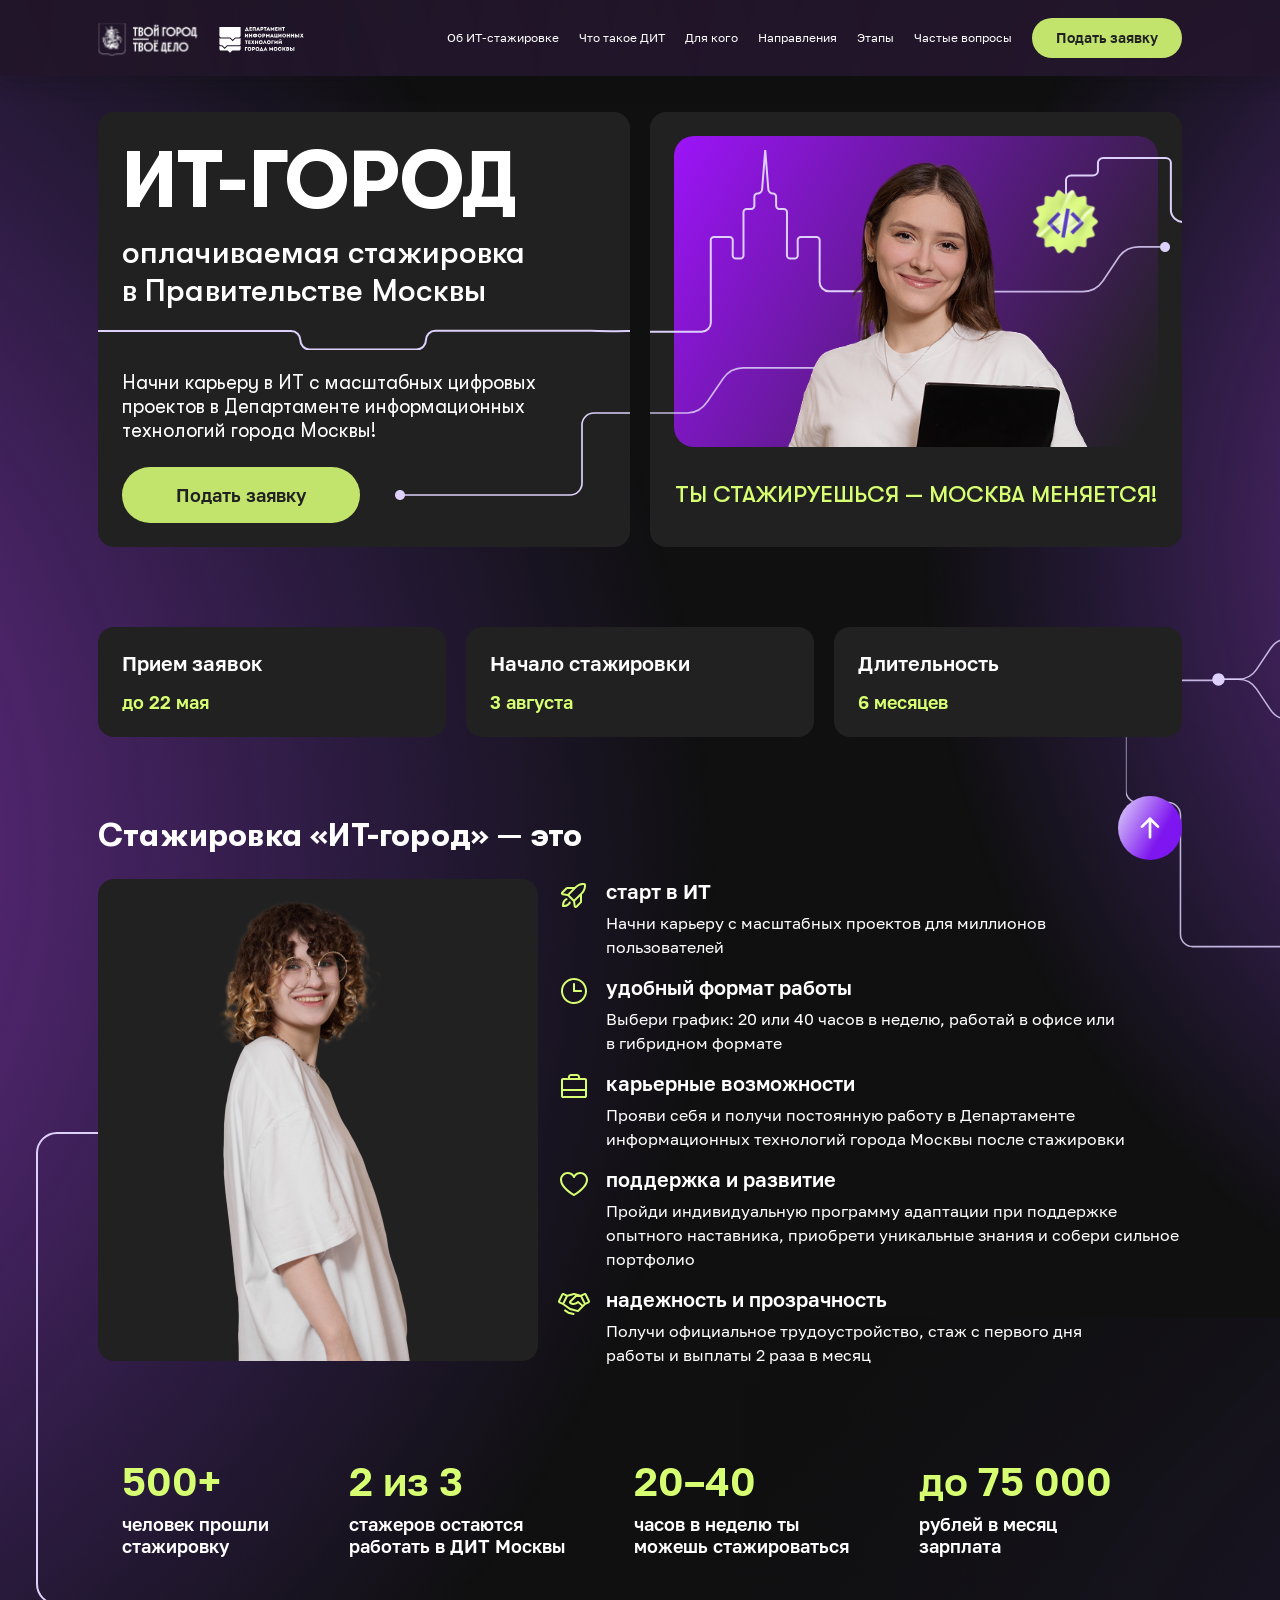
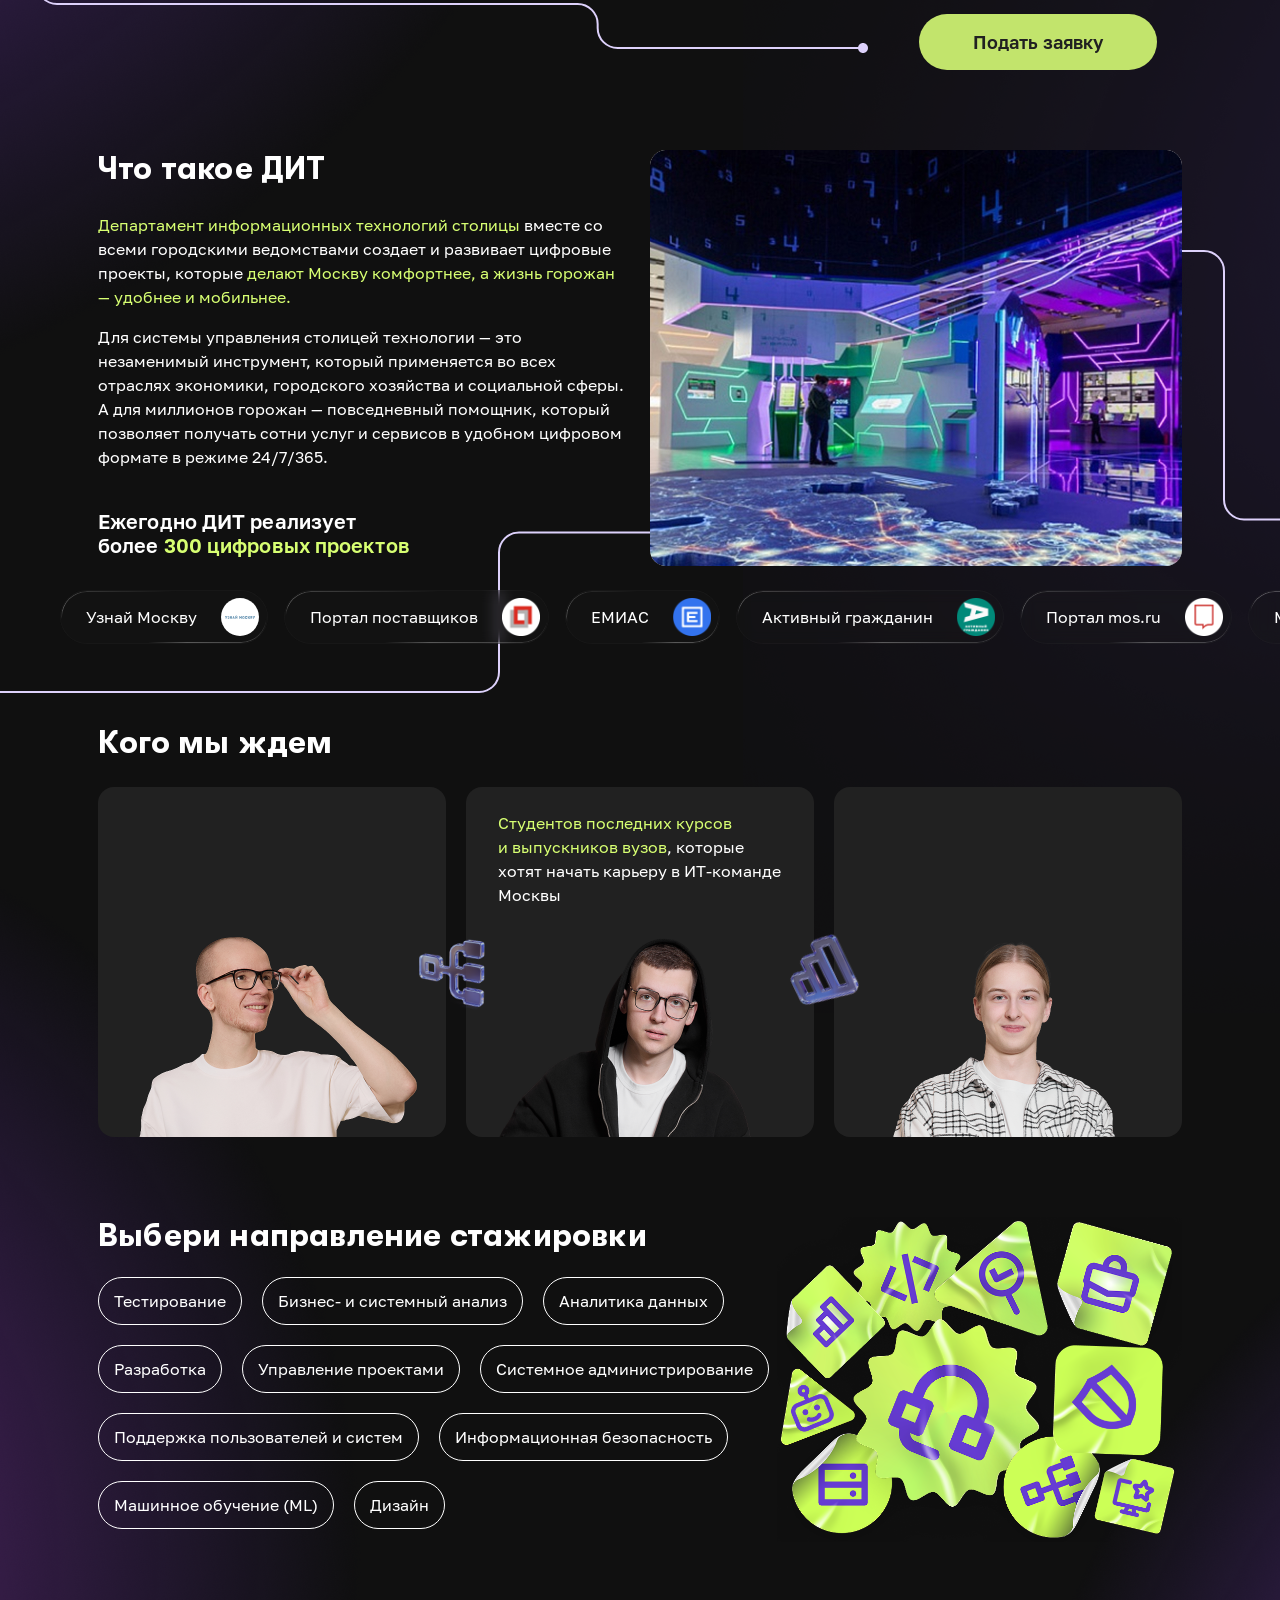
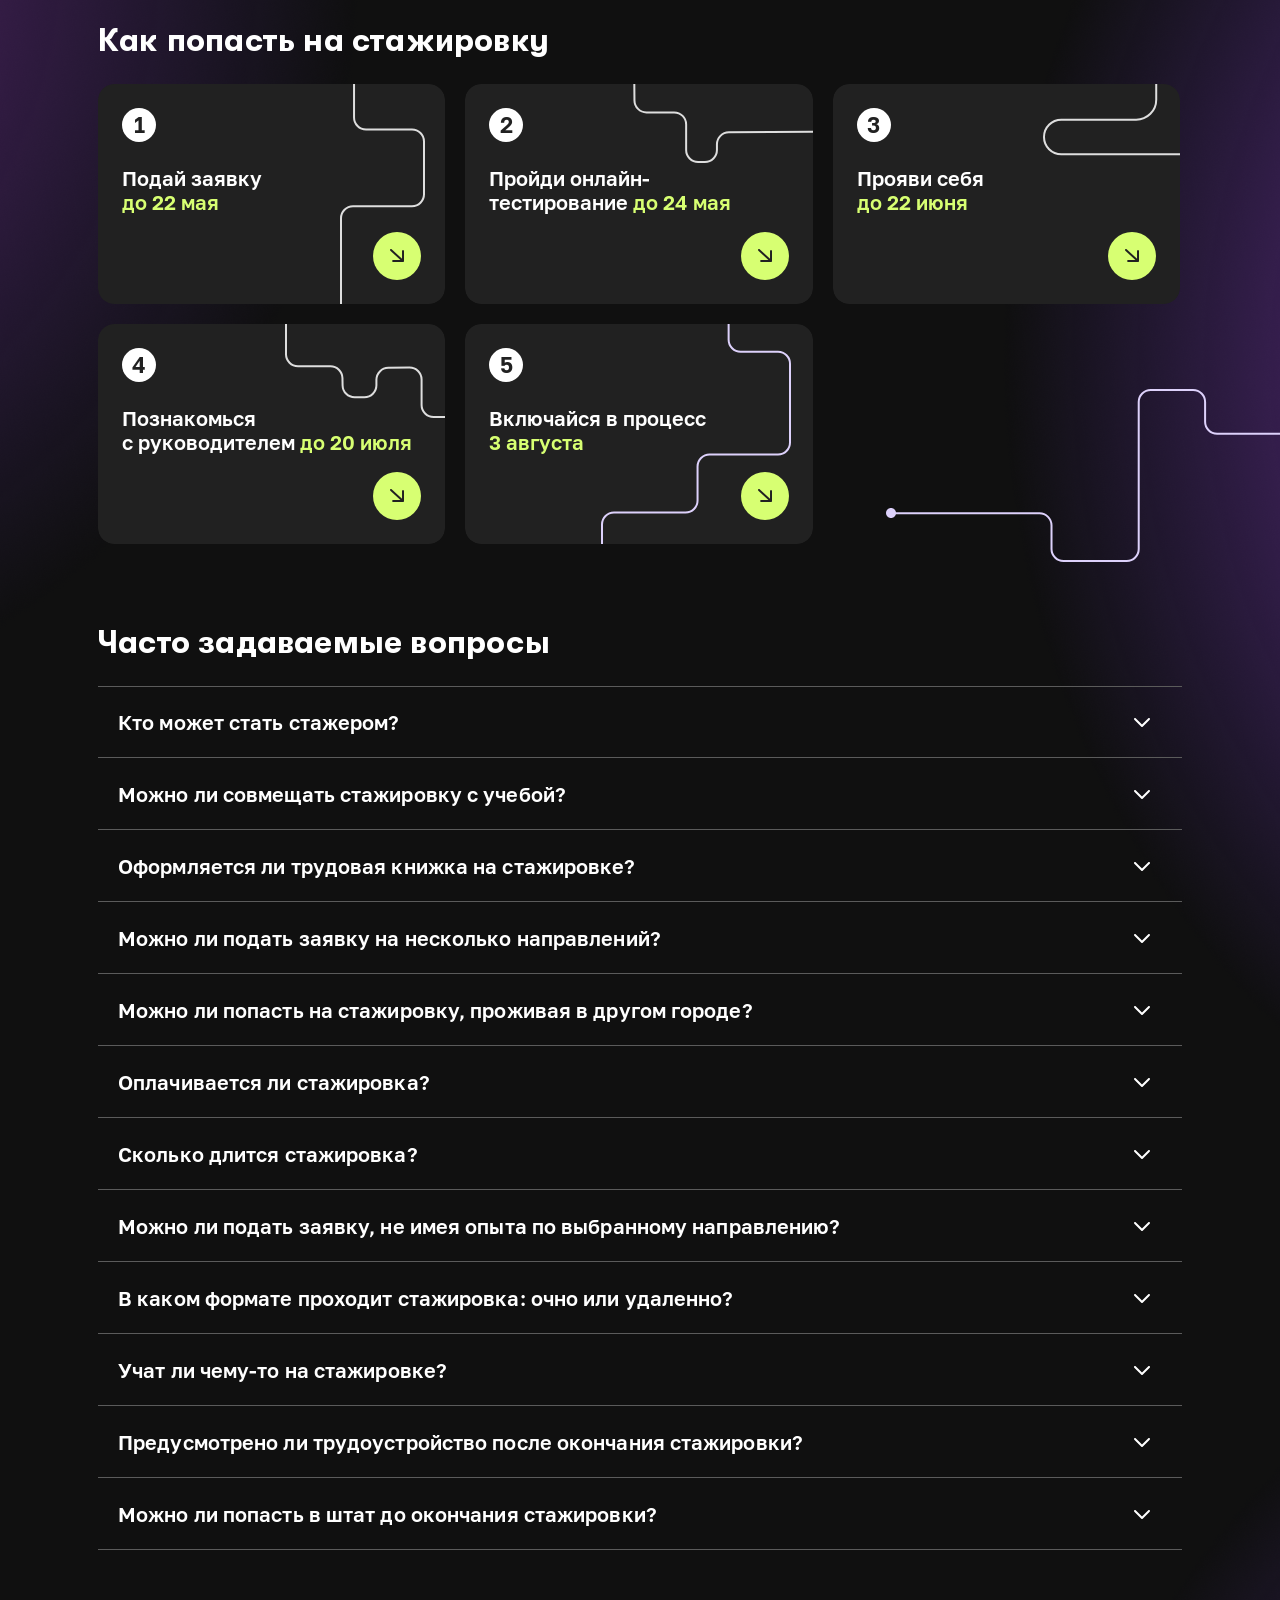
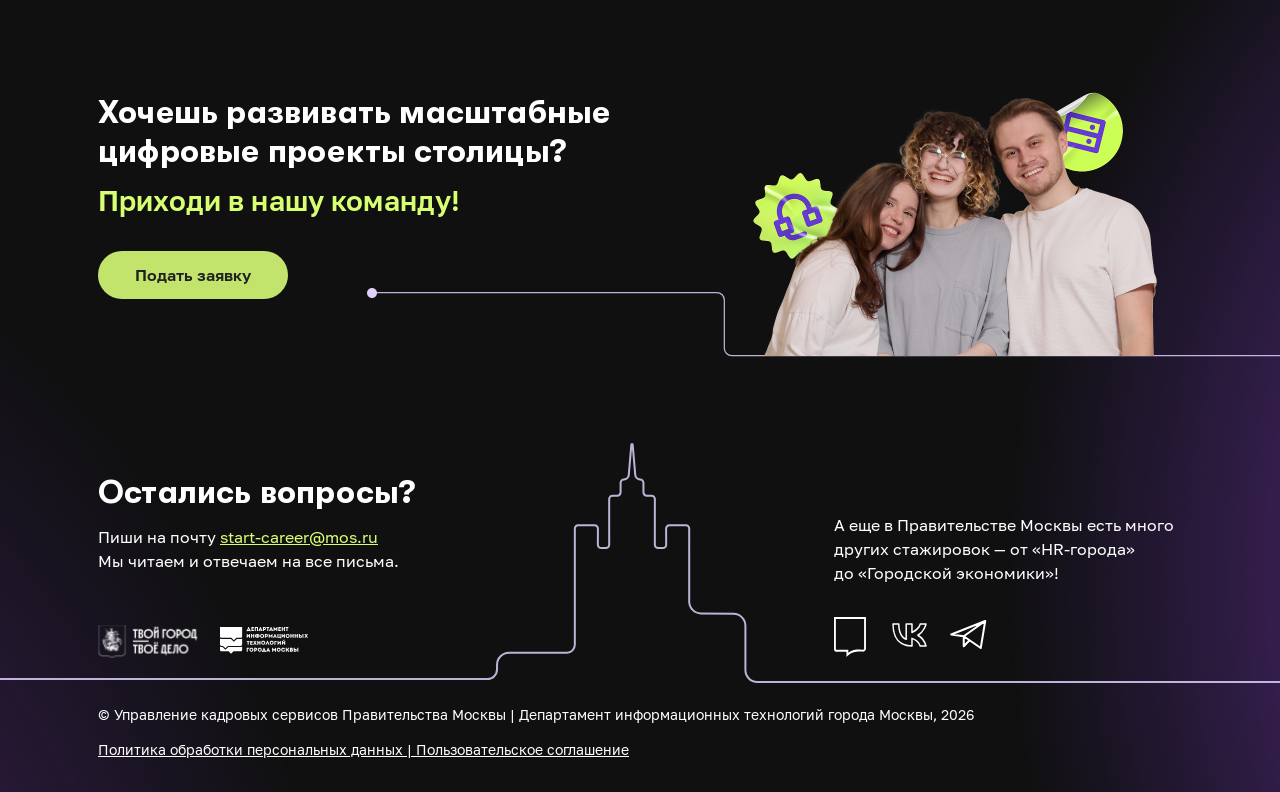
<file: index.html>
<!DOCTYPE html>
<html lang="ru">

<head>
    <meta charset="UTF-8">
    <meta name="viewport" content="width=device-width, initial-scale=1.0">

    <link rel="stylesheet" href="css/fonts.css">
    <link rel="stylesheet" href="css/style.css">

    <title>Стажировка ДИТ</title>
</head>

<body>
    <header class="header">
        <div class="container header__container">
            <!-- Логотипы -->
            <div class="header__wrap">
                <div class="header__logo-group">
                    <img src="img/city-logo.svg" alt="Твой город" class="header__logo">
                    <img src="img/dit-logo.svg" alt="ДИТ" class="header__logo">
                </div>

                <div class="menu-toggle menu-toggle--active">
                </div>
            </div>


            <!-- Навигация -->
            <div class="header__navigation">
                <!-- Меню -->
                <nav class="header__menu">
                    <ul class="header__list">
                        <li class="header__item"><a href="#features" class="header__link link">Об ИТ-стажировке</a></li>
                        <!-- Пример активной ссылки с модификатором -->
                        <li class="header__item"><a href="#about-dit" class="header__link link">Что
                                такое ДИТ</a>
                        </li>
                        <li class="header__item"><a href="#candidates" class="header__link link">Для кого</a></li>
                        <li class="header__item"><a href="#directions" class="header__link link">Направления</a></li>
                        <li class="header__item"><a href="#steps" class="header__link link">Этапы</a></li>
                        <li class="header__item"><a href="#faq" class="header__link link">Частые вопросы</a></li>
                    </ul>
                </nav>

                <!-- Кнопка-->
                <a href="form.html" class="button button--small">
                    Подать заявку
                </a>
            </div>
        </div>
    </header>

    <section class="hero" id="top">
        <div class="container hero__container">
            <article class="hero__card hero__card--info item">
                <h1 class="hero__title">ИТ-ГОРОД</h1>
                <p class="hero__subtitle">оплачиваемая стажировка <br> в Правительстве Москвы</p>

                <p class="hero__description block--mobail-hide">
                    Начни карьеру в ИТ с масштабных цифровых проектов в Департаменте информационных технологий города
                    Москвы!
                </p>

                <p class="hero__description block--mobail-show">
                    Начни карьеру <br> в ИТ с масштабных цифровых проектов в Департаменте информационных технологий
                    города
                    Москвы!
                </p>

                <a href="form.html" class="button hero__button">Подать заявку</a>

                <!-- Декоративные элементы -->
                <div class="hero__decor block--desktop-show">
                    <img src="img/hero_line_1_1.svg" alt="Декор">
                    <img src="img/hero_line_1_2.svg" alt="Декор">
                </div>

                <div class="hero__decor block--tablet-show">
                    <img src="img/hero_line_1_1-1280.svg" alt="Декор">
                    <img src="img/hero_line_1_2-1280.svg" alt="Декор">
                </div>

                <div class="hero__decor block--mobail-show">
                    <img src="img/hero_line_1_1-360.svg" alt="Декор">
                </div>
            </article>

            <!-- Правая карточка (Визуал) -->
            <article class="hero__card hero__card--visual item">
                <div class="hero__image-wrapper">
                    <div class="hero__block-img">
                        <img src="img/girl.png" alt="Стажер" class="hero__image block--mobail-hide">

                        <img src="img/girl-360.png" alt="Стажер" class="hero__image block--mobail-show">
                    </div>

                    <!-- Декоративные элементы -->
                    <div class="hero__decor block--desktop-show">
                        <img src="img/hero_line_2_city.svg" alt="Декор">
                        <img src="img/hero_line_2_1.svg" alt="Декор">
                        <img src="img/hero_line_2_2.svg" alt="Декор">
                        <img src="img/hero_decore_star.svg" alt="Декор">
                    </div>


                    <div class="hero__decor block--tablet-show">
                        <img src="img/hero_line_2_city-1280.svg" alt="Декор">
                        <img src="img/hero_line_2_1-1280.svg" alt="Декор">
                        <img src="img/hero_line_2_2-1280.svg" alt="Декор">
                        <img src="img/hero_decore_star.svg" alt="Декор">
                    </div>

                    <div class="hero__decor block--mobail-show">
                        <img src="img/hero_line_2_2-360.svg" alt="Декор">
                        <img src="img/hero_line_2_1-360.svg" alt="Декор">
                        <img src="img/hero_decore_star-360.svg" alt="Декор">
                    </div>
                </div>
                <p class="hero__slogan">ТЫ СТАЖИРУЕШЬСЯ — МОСКВА МЕНЯЕТСЯ!</p>
            </article>
        </div>
    </section>

    <section class="info__stats">
        <section class="stats section">
            <div class="container stats__list">
                <article class="stats__item item">
                    <h3 class="stats__label title--color-white title--small">Прием заявок</h3>
                    <p class="stats__value title--color-primary">до 22 мая</p>
                </article>

                <article class="stats__item item">
                    <h3 class="stats__label title--color-white title--small">Начало стажировки</h3>
                    <p class="stats__value title--color-primary">3 августа</p>
                </article>

                <article class="stats__item item">
                    <h3 class="stats__label title--color-white title--small">Длительность</h3>
                    <p class="stats__value title--color-primary">6 месяцев</p>
                </article>
            </div>
        </section>

        <section class="features section">
            <div class="container" id="features">
                <h2 class="title features__title">Стажировка «ИТ-город» — это</h2>

                <div class="features__content">
                    <!-- Левая часть: Фото -->
                    <div class="features__image-box">
                    </div>

                    <!-- Правая часть: Список преимуществ -->
                    <div class="features__list item">
                        <div class="features__item">
                            <svg width="32" height="32" viewBox="0 0 32 32" fill="none"
                                xmlns="http://www.w3.org/2000/svg" class="features__item-icon">
                                <path
                                    d="M27.98 5.88952C27.9504 5.40193 27.7433 4.94204 27.3979 4.59663C27.0525 4.25121 26.5926 4.04416 26.105 4.01452C24.5325 3.92077 20.5138 4.06452 17.1788 7.39827L16.585 7.99953H9.29377C9.03012 7.99804 8.7688 8.04899 8.52502 8.14942C8.28124 8.24985 8.05986 8.39776 7.87377 8.58453L3.58627 12.8745C3.32333 13.1373 3.13882 13.4681 3.05345 13.8299C2.96809 14.1917 2.98524 14.5701 3.10298 14.9227C3.22073 15.2753 3.43441 15.5881 3.72004 15.826C4.00567 16.0639 4.35195 16.2175 4.72002 16.2695L9.52877 16.9408L15.055 22.467L15.7263 27.2783C15.7779 27.6464 15.9314 27.9927 16.1696 28.2781C16.4077 28.5635 16.7209 28.7766 17.0738 28.8933C17.2793 28.9619 17.4946 28.997 17.7113 28.997C17.9737 28.9975 18.2336 28.9461 18.476 28.8457C18.7184 28.7453 18.9386 28.5979 19.1238 28.412L23.4138 24.1245C23.6005 23.9384 23.7484 23.7171 23.8489 23.4733C23.9493 23.2295 24.0003 22.9682 23.9988 22.7045V15.4133L24.595 14.817C27.93 11.482 28.0738 7.46327 27.98 5.88952ZM9.29377 9.99953H14.585L9.64377 14.9395L4.99877 14.292L9.29377 9.99953ZM18.595 8.81828C19.5559 7.85145 20.7121 7.10078 21.9862 6.61642C23.2604 6.13206 24.6233 5.92516 25.9838 6.00952C26.0714 7.37075 25.8666 8.73496 25.3833 10.0105C24.8999 11.286 24.1491 12.4433 23.1813 13.4045L15.9988 20.5845L11.4138 15.9995L18.595 8.81828ZM21.9988 22.7045L17.7075 26.9995L17.0588 22.3533L21.9988 17.4133V22.7045ZM12.7288 23.892C12.1663 25.1245 10.285 27.9995 4.99877 27.9995C4.73355 27.9995 4.4792 27.8942 4.29166 27.7066C4.10412 27.5191 3.99877 27.2647 3.99877 26.9995C3.99877 21.7133 6.87377 19.832 8.10627 19.2683C8.22577 19.2138 8.35484 19.1834 8.4861 19.1787C8.61736 19.1741 8.74825 19.1954 8.87129 19.2414C8.99432 19.2873 9.1071 19.3571 9.20319 19.4466C9.29927 19.5362 9.37677 19.6438 9.43127 19.7633C9.48577 19.8828 9.51619 20.0118 9.52081 20.1431C9.52543 20.2744 9.50415 20.4053 9.45819 20.5283C9.41222 20.6513 9.34247 20.7641 9.25292 20.8602C9.16337 20.9563 9.05577 21.0338 8.93627 21.0883C8.13252 21.4545 6.35877 22.6333 6.04627 25.952C9.36502 25.6395 10.5463 23.8658 10.91 23.062C10.9645 22.9425 11.042 22.8349 11.1381 22.7454C11.2342 22.6558 11.347 22.5861 11.47 22.5401C11.593 22.4941 11.7239 22.4729 11.8552 22.4775C11.9864 22.4821 12.1155 22.5125 12.235 22.567C12.3545 22.6215 12.4621 22.699 12.5517 22.7951C12.6412 22.8912 12.711 23.004 12.7569 23.127C12.8029 23.25 12.8242 23.3809 12.8196 23.5122C12.8149 23.6435 12.7845 23.7725 12.73 23.892H12.7288Z"
                                    fill="#D7FF72" />
                            </svg>

                            <div class="features__item-text">
                                <h3 class="features__item-title title--color-white">старт в ИТ</h3>
                                <p class="features__item-desc descr">Начни карьеру с масштабных проектов для миллионов
                                    пользователей</p>
                            </div>
                        </div>

                        <div class="features__item">
                            <svg width="32" height="32" viewBox="0 0 32 32" fill="none"
                                xmlns="http://www.w3.org/2000/svg" class="features__item-icon">
                                <path
                                    d="M16 3C13.4288 3 10.9154 3.76244 8.77759 5.1909C6.63975 6.61935 4.97351 8.64968 3.98957 11.0251C3.00563 13.4006 2.74819 16.0144 3.2498 18.5362C3.75141 21.0579 4.98953 23.3743 6.80762 25.1924C8.6257 27.0105 10.9421 28.2486 13.4638 28.7502C15.9856 29.2518 18.5995 28.9944 20.9749 28.0104C23.3503 27.0265 25.3807 25.3603 26.8091 23.2224C28.2376 21.0846 29 18.5712 29 16C28.9964 12.5533 27.6256 9.24882 25.1884 6.81163C22.7512 4.37445 19.4467 3.00364 16 3ZM16 27C13.8244 27 11.6977 26.3549 9.88873 25.1462C8.07979 23.9375 6.66989 22.2195 5.83733 20.2095C5.00477 18.1995 4.78693 15.9878 5.21137 13.854C5.63581 11.7202 6.68345 9.7602 8.22183 8.22183C9.76021 6.68345 11.7202 5.6358 13.854 5.21136C15.9878 4.78692 18.1995 5.00476 20.2095 5.83733C22.2195 6.66989 23.9375 8.07979 25.1462 9.88873C26.3549 11.6977 27 13.8244 27 16C26.9967 18.9164 25.8367 21.7123 23.7745 23.7745C21.7123 25.8367 18.9164 26.9967 16 27ZM24 16C24 16.2652 23.8946 16.5196 23.7071 16.7071C23.5196 16.8946 23.2652 17 23 17H16C15.7348 17 15.4804 16.8946 15.2929 16.7071C15.1054 16.5196 15 16.2652 15 16V9C15 8.73478 15.1054 8.48043 15.2929 8.29289C15.4804 8.10536 15.7348 8 16 8C16.2652 8 16.5196 8.10536 16.7071 8.29289C16.8946 8.48043 17 8.73478 17 9V15H23C23.2652 15 23.5196 15.1054 23.7071 15.2929C23.8946 15.4804 24 15.7348 24 16Z"
                                    fill="#D7FF72" />
                            </svg>


                            <div class="features__item-text">
                                <h3 class="features__item-title title--color-white">удобный формат работы</h3>
                                <p class="features__item-desc descr">Выбери график: 20 или 40 часов в неделю, работай в
                                    офисе или в гибридном формате</p>
                            </div>
                        </div>

                        <div class="features__item">
                            <svg width="32" height="32" viewBox="0 0 32 32" fill="none"
                                xmlns="http://www.w3.org/2000/svg" class="features__item-icon">
                                <path
                                    d="M27 7H22V6C22 5.20435 21.6839 4.44129 21.1213 3.87868C20.5587 3.31607 19.7956 3 19 3H13C12.2044 3 11.4413 3.31607 10.8787 3.87868C10.3161 4.44129 10 5.20435 10 6V7H5C4.46957 7 3.96086 7.21071 3.58579 7.58579C3.21071 7.96086 3 8.46957 3 9V25C3 25.5304 3.21071 26.0391 3.58579 26.4142C3.96086 26.7893 4.46957 27 5 27H27C27.5304 27 28.0391 26.7893 28.4142 26.4142C28.7893 26.0391 29 25.5304 29 25V9C29 8.46957 28.7893 7.96086 28.4142 7.58579C28.0391 7.21071 27.5304 7 27 7ZM12 6C12 5.73478 12.1054 5.48043 12.2929 5.29289C12.4804 5.10536 12.7348 5 13 5H19C19.2652 5 19.5196 5.10536 19.7071 5.29289C19.8946 5.48043 20 5.73478 20 6V7H12V6ZM27 9V18H5V9H27ZM27 25H5V20H27V25Z"
                                    fill="#D7FF72" />
                            </svg>

                            <div class="features__item-text">
                                <h3 class="features__item-title title--color-white">карьерные возможности</h3>
                                <p class="features__item-desc descr">Прояви себя и получи постоянную работу
                                    в Департаменте
                                    информационных технологий города Москвы после стажировки</p>
                            </div>
                        </div>

                        <div class="features__item">
                            <svg width="32" height="32" viewBox="0 0 32 32" fill="none"
                                xmlns="http://www.w3.org/2000/svg" class="features__item-icon">
                                <path
                                    d="M22.25 5C19.6688 5 17.4088 6.11 16 7.98625C14.5912 6.11 12.3313 5 9.75 5C7.69528 5.00232 5.72539 5.81958 4.27248 7.27248C2.81958 8.72539 2.00232 10.6953 2 12.75C2 21.5 14.9738 28.5825 15.5262 28.875C15.6719 28.9533 15.8346 28.9943 16 28.9943C16.1654 28.9943 16.3281 28.9533 16.4737 28.875C17.0262 28.5825 30 21.5 30 12.75C29.9977 10.6953 29.1804 8.72539 27.7275 7.27248C26.2746 5.81958 24.3047 5.00232 22.25 5ZM16 26.85C13.7175 25.52 4 19.4613 4 12.75C4.00198 11.2256 4.60842 9.76423 5.68633 8.68633C6.76423 7.60842 8.22561 7.00198 9.75 7C12.1812 7 14.2225 8.295 15.075 10.375C15.1503 10.5584 15.2785 10.7153 15.4432 10.8257C15.6079 10.9361 15.8017 10.995 16 10.995C16.1983 10.995 16.3921 10.9361 16.5568 10.8257C16.7215 10.7153 16.8497 10.5584 16.925 10.375C17.7775 8.29125 19.8188 7 22.25 7C23.7744 7.00198 25.2358 7.60842 26.3137 8.68633C27.3916 9.76423 27.998 11.2256 28 12.75C28 19.4513 18.28 25.5188 16 26.85Z"
                                    fill="#D7FF72" />
                            </svg>

                            <div class="features__item-text">
                                <h3 class="features__item-title title--color-white">поддержка и развитие</h3>
                                <p class="features__item-desc descr">Пройди индивидуальную программу адаптации при
                                    поддержке
                                    опытного наставника, приобрети уникальные знания и собери сильное портфолио</p>
                            </div>
                        </div>

                        <div class="features__item">
                            <svg width="32" height="32" viewBox="0 0 32 32" fill="none"
                                xmlns="http://www.w3.org/2000/svg" class="features__item-icon">
                                <path
                                    d="M31.7865 13.4878L28.5965 7.1053C28.479 6.87038 28.3163 6.66091 28.1178 6.48886C27.9194 6.3168 27.6889 6.18553 27.4397 6.10253C27.1905 6.01954 26.9274 5.98645 26.6654 6.00515C26.4034 6.02386 26.1476 6.09399 25.9127 6.21155L22.804 7.7653L16.2552 6.0328C16.0872 5.98907 15.9108 5.98907 15.7427 6.0328L9.19397 7.7653L6.08522 6.21155C5.85032 6.09399 5.59457 6.02386 5.33256 6.00515C5.07056 5.98645 4.80744 6.01954 4.55822 6.10253C4.30901 6.18553 4.07858 6.3168 3.8801 6.48886C3.68163 6.66091 3.51899 6.87038 3.40147 7.1053L0.211469 13.4865C0.0939138 13.7214 0.0237816 13.9772 0.00507721 14.2392C-0.0136272 14.5012 0.0194626 14.7643 0.102457 15.0135C0.185451 15.2628 0.316724 15.4932 0.488779 15.6917C0.660835 15.8901 0.870302 16.0528 1.10522 16.1703L4.48022 17.859L11.4165 22.8128C11.5187 22.8855 11.6336 22.9385 11.7552 22.969L19.7552 24.969C19.9228 25.0111 20.0983 25.009 20.2648 24.963C20.4313 24.917 20.583 24.8286 20.7052 24.7065L27.589 17.8215L30.8915 16.1703C31.3656 15.933 31.7261 15.5171 31.8936 15.0141C32.0612 14.511 32.0222 13.9621 31.7852 13.4878H31.7865ZM24.9252 17.659L20.624 14.214C20.4313 14.0597 20.1883 13.9821 19.9419 13.9962C19.6954 14.0103 19.4628 14.115 19.289 14.2903C17.0627 16.5328 14.5815 16.249 12.999 15.249L18.404 9.99905H22.3802L25.7815 16.8003L24.9252 17.659ZM5.19022 7.99905L7.74897 9.27655L4.55272 15.6578L1.99897 14.3815L5.19022 7.99905ZM19.6902 22.8903L12.4265 21.0753L6.27647 16.6828L9.77647 9.6828L15.999 8.03405L17.224 8.3578L11.599 13.8178L11.589 13.829C11.3772 14.0408 11.2157 14.2974 11.1164 14.5799C11.0171 14.8624 10.9825 15.1636 11.0151 15.4612C11.0477 15.7589 11.1468 16.0454 11.305 16.2997C11.4631 16.554 11.6764 16.7695 11.929 16.9303C14.499 18.5715 17.6002 18.3053 20.0427 16.3053L23.499 19.0815L19.6902 22.8903ZM27.4402 15.6565L24.2502 9.28155L26.8077 7.99905L29.999 14.3815L27.4402 15.6565ZM16.4715 27.2403C16.4174 27.4564 16.2928 27.6483 16.1173 27.7856C15.9418 27.9228 15.7255 27.9975 15.5027 27.9978C15.4206 27.9977 15.3387 27.9876 15.259 27.9678L10.0502 26.6653C9.92839 26.6352 9.81342 26.5822 9.71147 26.509L6.41772 24.1565C6.2152 23.9975 6.08181 23.7665 6.04535 23.5116C6.00888 23.2567 6.07214 22.9976 6.22196 22.7882C6.37177 22.5788 6.5966 22.4352 6.84961 22.3874C7.10262 22.3396 7.36432 22.3912 7.58022 22.5315L10.719 24.774L15.749 26.029C16.0062 26.0934 16.2274 26.2573 16.3638 26.4847C16.5002 26.712 16.5407 26.9843 16.4765 27.2415L16.4715 27.2403Z"
                                    fill="#D7FF72" />
                            </svg>

                            <div class="features__item-text title--color-white">
                                <h3 class="features__item-title">надежность и прозрачность</h3>
                                <p class="features__item-desc descr block--mobail-hide">Получи официальное
                                    трудоустройство, стаж с первого дня работы и выплаты 2 раза в месяц</p>
                                <p class="features__item-desc descr block--mobail-show">Получи официальное
                                    трудоустройство, стаж с первого дня работы и выплаты <br> 2 раза в месяц</p>
                            </div>
                        </div>
                    </div>
                </div>

                <!-- Нижняя часть: Статистика -->
                <div class="features__stats">
                    <div class="features__stat-card">
                        <div class="features__stat-blockicon">
                            <img src="img/features_icon1.svg" alt="Декор"
                                class="features__stat-icon block--desktop-show">

                            <img src="img/features_icon1_tablet.svg" alt="Декор"
                                class="features__stat-icon block--tablet-show block--mobail-show">
                        </div>
                        <span class="features__stat-value title--color-primary">500+</span>
                        <span class="features__stat-label title--color-white title--small">человек
                            прошли<br>стажировку</span>
                    </div>
                    <div class="features__stat-card">
                        <div class="features__stat-blockicon">
                            <img src="img/features_icon2.svg" alt="Декор"
                                class="features__stat-icon block--desktop-show">

                            <img src="img/features_icon2_tablet.svg" alt="Декор"
                                class="features__stat-icon block--tablet-show block--mobail-show">
                        </div>
                        <span class="features__stat-value title--color-primary">2 из 3</span>
                        <span class="features__stat-label title--color-white title--small">стажеров остаются<br>работать
                            в
                            ДИТ
                            Москвы</span>
                    </div>
                    <div class="features__stat-card">
                        <div class="features__stat-blockicon">
                            <img src="img/features_icon3.svg" alt="Декор"
                                class="features__stat-icon block--desktop-show">

                            <img src="img/features_icon3_tablet.svg" alt="Декор"
                                class="features__stat-icon block--tablet-show block--mobail-show">
                        </div>
                        <span class="features__stat-value title--color-primary">20–40</span>
                        <span class="features__stat-label title--color-white title--small">часов в неделю ты<br>можешь
                            стажироваться</span>
                    </div>
                    <div class="features__stat-card">
                        <div class="features__stat-blockicon">
                            <img src="img/features_icon4.svg" alt="Декор"
                                class="features__stat-icon block--desktop-show">

                            <img src="img/features_icon4_tablet.svg" alt="Декор"
                                class="features__stat-icon block--tablet-show block--mobail-show">
                        </div>
                        <span class="features__stat-value title--color-primary">до 75 000</span>
                        <span class="features__stat-label title--color-white title--small">рублей в
                            месяц<br>зарплата</span>

                        <a href="form.html" class="button features__button">Подать заявку</a>
                    </div>
                </div>

            </div>
        </section>
    </section>

    <section class="about-dit section">
        <div class="about-dit__container container" id="about-dit">

            <div class="about-dit__main">
                <div class="about-dit__content">
                    <h2 class="title about-dit__title">Что такое ДИТ</h2>

                    <div class="about-dit__description">
                        <p class="descr about-dit__text block--mobail-hide">
                            <span class="descr--green">Департамент информационных технологий столицы</span> вместе
                            со всеми городскими ведомствами создает
                            и развивает цифровые проекты, которые <span class="descr--green">делают Москву комфортнее,
                                а жизнь горожан — удобнее
                                и мобильнее.</span>
                        </p>
                        <p class="descr about-dit__text block--mobail-show">
                            <span class="descr--green">Департамент информационных технологий столицы</span> вместе
                            со всеми городскими ведомствами создает <br>
                            и развивает цифровые проекты, которые <span class="descr--green">делают Москву комфортнее,
                                <br>
                                а жизнь горожан — удобнее <br>
                                и мобильнее.</span>
                        </p>

                        <p class="descr about-dit__text block--mobail-hide">
                            Для системы управления столицей технологии — это незаменимый инструмент, который применяется
                            во всех отраслях экономики, городского хозяйства и социальной сферы. А для миллионов
                            горожан — повседневный помощник, который позволяет получать сотни услуг и сервисов в удобном
                            цифровом формате в режиме 24/7/365.
                        </p>
                        <p class="descr about-dit__text block--mobail-show">
                            Для системы управления столицей технологии — это незаменимый инструмент, который применяется
                            <br>
                            во всех отраслях экономики, городского хозяйства и социальной сферы. А для миллионов
                            горожан — повседневный помощник, который позволяет получать сотни услуг <br> и сервисов в
                            удобном
                            цифровом формате в режиме 24/7/365.
                        </p>
                    </div>

                    <p class="about-dit__highlight title--color-white title--small">
                        Ежегодно ДИТ реализует <br>
                        более <span class="title--color-primary">300 цифровых проектов</span>
                    </p>
                </div>

                <div class="about-dit__visual">
                </div>
            </div>
        </div>
        <div class="marquee-wrapper container block--mobail-hide">
            <div class="marquee__inner">
                <div class="partner-chip">
                    <span class="partner-chip__name descr">Узнай Москву</span>
                    <div class="partner-chip__icon-box">
                        <img src="img/um-logo1.svg" alt="Узнай Москву" class="partner-chip__icon">
                    </div>
                </div>

                <div class="partner-chip">
                    <span class="partner-chip__name descr">Портал поставщиков</span>
                    <div class="partner-chip__icon-box">
                        <img src="img/um-logo2.svg" alt="Портал поставщиков" class="partner-chip__icon">
                    </div>
                </div>

                <div class="partner-chip">
                    <span class="partner-chip__name descr">ЕМИАС</span>
                    <div class="partner-chip__icon-box">
                        <img src="img/um-logo3.svg" alt="ЕМИАС" class="partner-chip__icon">
                    </div>
                </div>

                <div class="partner-chip">
                    <span class="partner-chip__name descr">Активный гражданин</span>
                    <div class="partner-chip__icon-box">
                        <img src="img/um-logo4.svg" alt="Активный гражданин" class="partner-chip__icon">
                    </div>
                </div>

                <div class="partner-chip">
                    <span class="partner-chip__name descr">Портал mos.ru</span>
                    <div class="partner-chip__icon-box">
                        <img src="img/um-logo5.svg" alt="Портал mos.ru" class="partner-chip__icon">
                    </div>
                </div>

                <div class="partner-chip">
                    <span class="partner-chip__name descr">Московская электронная школа</span>
                    <div class="partner-chip__icon-box">
                        <img src="img/um-logo6.svg" alt="Московская электронная школа" class="partner-chip__icon">
                    </div>
                </div>

                <div class="partner-chip">
                    <span class="partner-chip__name descr">RussPass</span>
                    <div class="partner-chip__icon-box">
                        <img src="img/um-logo7.svg" alt="RussPass" class="partner-chip__icon">
                    </div>
                </div>

                <div class="partner-chip">
                    <span class="partner-chip__name descr">Наш город</span>
                    <div class="partner-chip__icon-box">
                        <img src="img/um-logo8.svg" alt="Наш город" class="partner-chip__icon">
                    </div>
                </div>

                <div class="partner-chip">
                    <span class="partner-chip__name descr">Электронный дом</span>
                    <div class="partner-chip__icon-box">
                        <img src="img/um-logo9.svg" alt="Электронный дом" class="partner-chip__icon">
                    </div>
                </div>

                <div class="partner-chip">
                    <span class="partner-chip__name descr">Цифровой двойник города</span>
                    <div class="partner-chip__icon-box">
                        <img src="img/um-logo10.svg" alt="Цифровой двойник города" class="partner-chip__icon">
                    </div>
                </div>
            </div>
        </div>
    </section>

    <section class="dit__info block--mobail-show container">
        <p class="about-dit__highlight title--color-white title--small">
            Ежегодно ДИТ реализует <br>
            более <span class="title--color-primary">300 цифровых проектов</span>
        </p>

        <div class="marquee-wrapper">
            <div class="marquee__inner">
                <div class="partner-chip">
                    <span class="partner-chip__name descr">Узнай Москву</span>
                    <div class="partner-chip__icon-box">
                        <img src="img/um-logo1.svg" alt="Узнай Москву" class="partner-chip__icon">
                    </div>
                </div>

                <div class="partner-chip">
                    <span class="partner-chip__name descr">Портал поставщиков</span>
                    <div class="partner-chip__icon-box">
                        <img src="img/um-logo2.svg" alt="Портал поставщиков" class="partner-chip__icon">
                    </div>
                </div>

                <div class="partner-chip">
                    <span class="partner-chip__name descr">ЕМИАС</span>
                    <div class="partner-chip__icon-box">
                        <img src="img/um-logo3.svg" alt="ЕМИАС" class="partner-chip__icon">
                    </div>
                </div>

                <div class="partner-chip">
                    <span class="partner-chip__name descr">Активный гражданин</span>
                    <div class="partner-chip__icon-box">
                        <img src="img/um-logo4.svg" alt="Активный гражданин" class="partner-chip__icon">
                    </div>
                </div>

                <div class="partner-chip">
                    <span class="partner-chip__name descr">Портал mos.ru</span>
                    <div class="partner-chip__icon-box">
                        <img src="img/um-logo5.svg" alt="Портал mos.ru" class="partner-chip__icon">
                    </div>
                </div>
            </div>

            <div class="marquee__inner">
                <!-- <div class="partner-chip">
                    <span class="partner-chip__name descr">Московская электронная школа</span>
                    <div class="partner-chip__icon-box">
                        <img src="img/um-logo6.svg" alt="Московская электронная школа" class="partner-chip__icon">
                    </div>
                </div> -->

                <div class="partner-chip">
                    <span class="partner-chip__name descr">RussPass</span>
                    <div class="partner-chip__icon-box">
                        <img src="img/um-logo7.svg" alt="RussPass" class="partner-chip__icon">
                    </div>
                </div>

                <div class="partner-chip">
                    <span class="partner-chip__name descr">Наш город</span>
                    <div class="partner-chip__icon-box">
                        <img src="img/um-logo8.svg" alt="Наш город" class="partner-chip__icon">
                    </div>
                </div>

                <div class="partner-chip">
                    <span class="partner-chip__name descr">Электронный дом</span>
                    <div class="partner-chip__icon-box">
                        <img src="img/um-logo9.svg" alt="Электронный дом" class="partner-chip__icon">
                    </div>
                </div>

                <div class="partner-chip">
                    <span class="partner-chip__name descr">Цифровой двойник города</span>
                    <div class="partner-chip__icon-box">
                        <img src="img/um-logo10.svg" alt="Цифровой двойник города" class="partner-chip__icon">
                    </div>
                </div>
            </div>
        </div>
    </section>

    <section class="candidates section">
        <div class="container" id="candidates">
            <h2 class="title candidates__title">Кого мы ждем</h2>

            <div class="candidates__list">
                <!-- Карточка 1 -->
                <article class="candidates__card item">
                    <p class="candidates__text descr block--desktop-show">
                        <span class="descr--green">Молодых специалистов до 35 лет</span>, которые хотят развивать
                        масштабные цифровые проекты и менять столицу к лучшему
                    </p>

                    <p class="candidates__text descr block--tablet-show block--mobail-show">
                        <span class="descr--green">Молодых специалистов до 35 лет</span>, которые хотят развивать
                        масштабные цифровые проекты <br> и менять столицу к лучшему
                    </p>

                    <div class="candidates__block-person">
                        <img src="img/person1.png" alt="Специалист" class="candidates__person">
                    </div>
                    <img src="img/icon-3d-1.svg" alt=""
                        class="candidates__icon candidates__icon--left block--mobail-hide">

                    <img src="img/icon-3d-1-mob.svg" alt=""
                        class="candidates__icon candidates__icon--left block--mobail-show">
                </article>

                <!-- Карточка 2 -->
                <article class="candidates__card item">
                    <p class="candidates__text descr">
                        <span class="descr--green">Студентов последних курсов <br> и выпускников вузов</span>, которые
                        хотят начать карьеру в ИТ-команде Москвы
                    </p>
                    <div class="candidates__block-person">
                        <img src="img/person2.png" alt="Студент вуза" class="candidates__person">
                    </div>
                    <img src="img/icon-3d-2.svg" alt=""
                        class="candidates__icon candidates__icon--left block--mobail-hide">

                    <img src="img/icon-3d-2-mob.svg" alt=""
                        class="candidates__icon candidates__icon--left block--mobail-show">
                </article>

                <!-- Карточка 3 -->
                <article class="candidates__card item">
                    <p class="candidates__text descr block--desktop-show">
                        <span class="descr--green">Студентов последних курсов <br> и выпускников колледжей</span> по
                        направлению «Поддержка пользователей»
                    </p>

                    <p class="candidates__text descr block--tablet-show block--mobail-show">
                        <span class="descr--green">Студентов последних курсов <br> и выпускников колледжей</span><br>по
                        направлению «Поддержка пользователей»
                    </p>
                    <div class="candidates__block-person">
                        <img src="img/person3.png" alt="Студент колледжа" class="candidates__person">
                    </div>
                </article>
            </div>
        </div>
    </section>

    <section class="directions section">
        <div class="container directions__container" id="directions">
            <!-- Контентная часть (слева) -->
            <div class="directions__content">
                <h2 class="title directions__title">Выбери направление стажировки</h2>

                <div class="directions__tags">
                    <button class="tag directions__tag descr" data-modal-tag="test">Тестирование</button>
                    <button class="tag directions__tag descr" data-modal-tag="business">Бизнес- и системный
                        анализ</button>
                    <button class="tag directions__tag descr" data-modal-tag="data">Аналитика данных</button>
                    <button class="tag directions__tag descr" data-modal-tag="develop">Разработка</button>
                    <button class="tag directions__tag descr" data-modal-tag="project">Управление проектами</button>
                    <button class="tag directions__tag descr" data-modal-tag="admin">Системное
                        администрирование</button>
                    <button class="tag directions__tag descr" data-modal-tag="support">Поддержка пользователей и
                        систем</button>
                    <button class="tag directions__tag descr" data-modal-tag="safety">Информационная
                        безопасность</button>
                    <button class="tag directions__tag descr" data-modal-tag="ml">Машинное обучение (ML)</button>
                    <button class="tag directions__tag descr" data-modal-tag="design">Дизайн</button>
                </div>
            </div>
        </div>
    </section>

    <section class="steps section">
        <div class="container steps__container" id="steps">
            <h2 class="title steps__title">Как попасть на стажировку</h2>

            <div class="steps__list">
                <article class="steps__item">
                    <div class="steps__content steps__content--front item">
                        <div class="steps__number title--color-white">1</div>
                        <p class="steps__text title--color-white title--small">
                            Подай заявку <br>
                            <span class="steps__date title--color-primary">до 22 мая</span>
                        </p>
                        <div class="steps__icon button js-flip-trigger">
                            <img src="img/arrow-down-right.svg" alt="">
                        </div>
                        <div class="steps__decor">
                            <img src="img/step-decore1.svg" alt="Декор" class="block--desktop-show">

                            <img src="img/step-decore1-1280.svg" alt="Декор" class="block--tablet-show">
                            <img src="img/step-decore1-360.svg" alt="Декор" class="block--mobail-show">
                        </div>
                    </div>

                    <div class="steps__content steps__content--back">
                        <p class="steps__descr descr">
                            Заполни анкету
                        </p>
                        <div class="steps__icon button steps__icon--back js-flip-trigger">
                            <img src="img/arrow-down-right.svg" alt="">
                        </div>
                    </div>
                </article>

                <article class="steps__item">
                    <div class="steps__content steps__content--front item">
                        <div class="steps__number title--color-white">2</div>
                        <p class="steps__text title--color-white title--small">
                            Пройди онлайн-<br>тестирование <span class="steps__date title--color-primary">до 24
                                мая</span>
                        </p>
                        <div class="steps__icon button js-flip-trigger">
                            <img src="img/arrow-down-right.svg" alt="">
                        </div>
                        <div class="steps__decor">
                            <img src="img/step-decore2.svg" alt="Декор" class="block--desktop-show">

                            <img src="img/step-decore2-1280.svg" alt="Декор" class="block--tablet-show">
                            <img src="img/step-decore2-360.svg" alt="Декор" class="block--mobail-show">
                        </div>
                    </div>

                    <div class="steps__content steps__content--back">
                        <p class="steps__descr descr">
                            Мы пришлем тест на логику, мышление и знания по выбранному направлению
                        </p>
                        <div class="steps__icon button steps__icon--back js-flip-trigger">
                            <img src="img/arrow-down-right.svg" alt="">
                        </div>
                    </div>
                </article>

                <article class="steps__item">
                    <div class="steps__content steps__content--front item">
                        <div class="steps__number title--color-white">3</div>
                        <p class="steps__text title--color-white title--small">Прояви себя<br><span
                                class="steps__date title--color-primary">до 22 июня</span>
                        </p>
                        <div class="steps__icon button js-flip-trigger">
                            <img src="img/arrow-down-right.svg" alt="">
                        </div>
                        <div class="steps__decor">
                            <img src="img/step-decore3.svg" alt="Декор" class="block--desktop-show">

                            <img src="img/step-decore3-1280.svg" alt="Декор" class="block--tablet-show">
                            <img src="img/step-decore3-360.svg" alt="Декор" class="block--mobail-show">
                        </div>
                    </div>

                    <div class="steps__content steps__content--back">
                        <p class="steps__descr descr">
                            Реши профильное задание и продемонстрируй свои знания и навыки. Этот этап проходит онлайн
                            или очно — формат зависит от выбранного направления
                        </p>
                        <div class="steps__icon button steps__icon--back js-flip-trigger">
                            <img src="img/arrow-down-right.svg" alt="">
                        </div>
                    </div>
                </article>

                <article class="steps__item">
                    <div class="steps__content steps__content--front item">
                        <div class="steps__number title--color-white">4</div>
                        <p class="steps__text title--color-white title--small">Познакомься<br>с руководителем <span
                                class="steps__date title--color-primary">до 20 июля</span>
                        </p>
                        <div class="steps__icon button js-flip-trigger">
                            <img src="img/arrow-down-right.svg" alt="">
                        </div>
                        <div class="steps__decor">
                            <img src="img/step-decore4.svg" alt="Декор" class="block--desktop-show">
                            <img src="img/step-decore4-1280.svg" alt="Декор" class="block--tablet-show">
                            <img src="img/step-decore4-360.svg" alt="Декор" class="block--mobail-show">
                        </div>
                    </div>

                    <div class="steps__content steps__content--back">
                        <p class="steps__descr descr">
                            Пообщайся с несколькими наставниками — узнай, какие задачи ждут стажеров в их командах.
                            На этом этапе ты поймешь, в какой проект сможешь попасть
                        </p>
                        <div class="steps__icon button steps__icon--back js-flip-trigger">
                            <img src="img/arrow-down-right.svg" alt="">
                        </div>
                    </div>
                </article>

                <article class="steps__item">
                    <div class="steps__content steps__content--front item">
                        <div class="steps__number title--color-white">5</div>
                        <p class="steps__text title--color-white title--small">Включайся в процесс<br><span
                                class="steps__date title--color-primary">3 августа</span>
                        </p>
                        <div class="steps__icon button js-flip-trigger">
                            <img src="img/arrow-down-right.svg" alt="">
                        </div>
                        <div class="steps__decor">
                            <img src="img/step-decore5.svg" alt="Декор" class="block--desktop-show">

                            <img src="img/step-decore5-1280.svg" alt="Декор" class="block--tablet-show">
                            <img src="img/step-decore5-360.svg" alt="Декор" class="block--mobail-show">
                        </div>
                    </div>

                    <div class="steps__content steps__content--back">
                        <p class="steps__descr descr">
                            Остается только подписать документы, получить все необходимое для работы и... НАЧАТЬ
                            СТАЖИРОВКУ!
                        </p>
                        <div class="steps__icon button steps__icon--back js-flip-trigger">
                            <img src="img/arrow-down-right.svg" alt="">
                        </div>
                    </div>
                </article>
            </div>
        </div>
        </div>
    </section>

    <section class="faq section">
        <div class="container faq__container" id="faq">
            <h2 class="title faq__title">Часто задаваемые вопросы</h2>

            <div class="faq__list">
                <div class="faq__item js-faq-item">
                    <button class="faq__question js-faq-trigger">
                        <span class="faq__question-text title--color-white title--small">Кто может стать
                            стажером?</span>
                        <div class="faq__arrow">
                            <svg width="24" height="24" viewBox="0 0 24 24" fill="none"
                                xmlns="http://www.w3.org/2000/svg">
                                <path fill-rule="evenodd" clip-rule="evenodd"
                                    d="M19.7071 8.29289C20.0976 8.68342 20.0976 9.31658 19.7071 9.70711L12.7071 16.7071C12.3166 17.0976 11.6834 17.0976 11.2929 16.7071L4.29289 9.70711C3.90237 9.31658 3.90237 8.68342 4.29289 8.29289C4.68342 7.90237 5.31658 7.90237 5.70711 8.29289L12 14.5858L18.2929 8.29289C18.6834 7.90237 19.3166 7.90237 19.7071 8.29289Z"
                                    fill="white" />
                            </svg>
                        </div>
                    </button>

                    <div class="faq__answer-inner">
                        <p class="descr">
                            Стажерами Правительства Москвы могут стать студенты последних курсов
                            бакалавриата/специалитета или выпускники вузов и молодые специалисты до 35 лет
                            включительно при наличии опыта работы или проектной/волонтерской деятельности. На
                            направление «Поддержка пользователей и систем» мы рассматриваем студентов 3–4-го курсов
                            и выпускников техникумов и колледжей.
                        </p>
                    </div>
                </div>

                <div class="faq__item js-faq-item">
                    <button class="faq__question js-faq-trigger">
                        <span class="faq__question-text title--color-white title--small block--mobail-hide">Можно ли
                            совмещать стажировку с
                            учебой?</span>

                        <span class="faq__question-text title--color-white title--small block--mobail-show">Можно ли
                            совмещать стажировку <br> с
                            учебой?</span>
                        <div class="faq__arrow">
                            <svg width="24" height="24" viewBox="0 0 24 24" fill="none"
                                xmlns="http://www.w3.org/2000/svg">
                                <path fill-rule="evenodd" clip-rule="evenodd"
                                    d="M19.7071 8.29289C20.0976 8.68342 20.0976 9.31658 19.7071 9.70711L12.7071 16.7071C12.3166 17.0976 11.6834 17.0976 11.2929 16.7071L4.29289 9.70711C3.90237 9.31658 3.90237 8.68342 4.29289 8.29289C4.68342 7.90237 5.31658 7.90237 5.70711 8.29289L12 14.5858L18.2929 8.29289C18.6834 7.90237 19.3166 7.90237 19.7071 8.29289Z"
                                    fill="white" />
                            </svg>
                        </div>
                    </button>

                    <div class="faq__answer js-faq-content">
                        <div class="faq__answer-inner">
                            <p class="descr">
                                Да. Стажировка проходит по будням в рабочие часы, но специально для студентов
                                у нас предусмотрен гибкий график работы. Некоторые команды готовы рассматривать стажеров
                                на частичную занятость — 20 часов в неделю.
                            </p>
                        </div>
                    </div>
                </div>

                <div class="faq__item js-faq-item">
                    <button class="faq__question js-faq-trigger">
                        <span class="faq__question-text title--color-white title--small">Оформляется ли трудовая книжка
                            на стажировке?</span>
                        <div class="faq__arrow">
                            <svg width="24" height="24" viewBox="0 0 24 24" fill="none"
                                xmlns="http://www.w3.org/2000/svg">
                                <path fill-rule="evenodd" clip-rule="evenodd"
                                    d="M19.7071 8.29289C20.0976 8.68342 20.0976 9.31658 19.7071 9.70711L12.7071 16.7071C12.3166 17.0976 11.6834 17.0976 11.2929 16.7071L4.29289 9.70711C3.90237 9.31658 3.90237 8.68342 4.29289 8.29289C4.68342 7.90237 5.31658 7.90237 5.70711 8.29289L12 14.5858L18.2929 8.29289C18.6834 7.90237 19.3166 7.90237 19.7071 8.29289Z"
                                    fill="white" />
                            </svg>
                        </div>
                    </button>

                    <div class="faq__answer js-faq-content">
                        <div class="faq__answer-inner">
                            <p class="descr">
                                Да. Все стажеры официально оформлены в Университете Правительства Москвы как специалисты
                                проекта в сфере информационных технологий и техники (для направления «Поддержка
                                пользователей и систем»). При успешном прохождении программы мы устраиваем стажеров в
                                штат Департамента информационных технологий города Москвы.
                            </p>
                        </div>
                    </div>
                </div>

                <div class="faq__item js-faq-item">
                    <button class="faq__question js-faq-trigger">
                        <span class="faq__question-text title--color-white title--small">Можно ли подать заявку
                            на несколько направлений?</span>
                        <div class="faq__arrow">
                            <svg width="24" height="24" viewBox="0 0 24 24" fill="none"
                                xmlns="http://www.w3.org/2000/svg">
                                <path fill-rule="evenodd" clip-rule="evenodd"
                                    d="M19.7071 8.29289C20.0976 8.68342 20.0976 9.31658 19.7071 9.70711L12.7071 16.7071C12.3166 17.0976 11.6834 17.0976 11.2929 16.7071L4.29289 9.70711C3.90237 9.31658 3.90237 8.68342 4.29289 8.29289C4.68342 7.90237 5.31658 7.90237 5.70711 8.29289L12 14.5858L18.2929 8.29289C18.6834 7.90237 19.3166 7.90237 19.7071 8.29289Z"
                                    fill="white" />
                            </svg>
                        </div>
                    </button>

                    <div class="faq__answer js-faq-content">
                        <div class="faq__answer-inner">
                            <p class="descr">
                                Да. При заполнении заявки можно выбрать основное направление и направление второго
                                приоритета. Этапы отбора будут соответствовать основному выбранному направлению. Учти,
                                что подать заявку можно только один раз.
                            </p>
                        </div>
                    </div>
                </div>

                <div class="faq__item js-faq-item">
                    <button class="faq__question js-faq-trigger">
                        <span class="faq__question-text title--color-white title--small">Можно ли попасть на стажировку,
                            проживая в другом городе?</span>
                        <div class="faq__arrow">
                            <svg width="24" height="24" viewBox="0 0 24 24" fill="none"
                                xmlns="http://www.w3.org/2000/svg">
                                <path fill-rule="evenodd" clip-rule="evenodd"
                                    d="M19.7071 8.29289C20.0976 8.68342 20.0976 9.31658 19.7071 9.70711L12.7071 16.7071C12.3166 17.0976 11.6834 17.0976 11.2929 16.7071L4.29289 9.70711C3.90237 9.31658 3.90237 8.68342 4.29289 8.29289C4.68342 7.90237 5.31658 7.90237 5.70711 8.29289L12 14.5858L18.2929 8.29289C18.6834 7.90237 19.3166 7.90237 19.7071 8.29289Z"
                                    fill="white" />
                            </svg>
                        </div>
                    </button>

                    <div class="faq__answer js-faq-content">
                        <div class="faq__answer-inner">
                            <p class="descr">
                                Да. Участники со всей России имеют равные шансы и проходят одинаковый путь отбора
                                на стажировку. Однако важно понимать, что в период прохождения программы всем стажерам
                                нужно находиться в Москве.
                            </p>
                        </div>
                    </div>
                </div>

                <div class="faq__item js-faq-item">
                    <button class="faq__question js-faq-trigger">
                        <span class="faq__question-text title--color-white title--small">Оплачивается ли
                            стажировка?</span>
                        <div class="faq__arrow">
                            <svg width="24" height="24" viewBox="0 0 24 24" fill="none"
                                xmlns="http://www.w3.org/2000/svg">
                                <path fill-rule="evenodd" clip-rule="evenodd"
                                    d="M19.7071 8.29289C20.0976 8.68342 20.0976 9.31658 19.7071 9.70711L12.7071 16.7071C12.3166 17.0976 11.6834 17.0976 11.2929 16.7071L4.29289 9.70711C3.90237 9.31658 3.90237 8.68342 4.29289 8.29289C4.68342 7.90237 5.31658 7.90237 5.70711 8.29289L12 14.5858L18.2929 8.29289C18.6834 7.90237 19.3166 7.90237 19.7071 8.29289Z"
                                    fill="white" />
                            </svg>
                        </div>
                    </button>

                    <div class="faq__answer js-faq-content">
                        <div class="faq__answer-inner">
                            <p class="descr">
                                Да. Со стажером заключается срочный трудовой договор. Размер заработной платы зависит
                                от выбранного направления и режима работы.
                                <br><br>
                                На направлениях «Бизнес-анализ», «Системный
                                анализ», «Управление проектами», «Аналитика данных», «Разработка», «Тестирование»,
                                «Информационная безопасность», «Системное администрирование», «Машинное обучение (ML)»,
                                «Дизайн» заработная плата: 75 000 руб. gross — полный рабочий день, 37 500 руб. gross —
                                неполный рабочий день.
                                <br><br>
                                На направлении «Поддержка пользователей и систем»: 54 000 руб.
                                gross — полный рабочий день, 27 000 руб. gross — неполный рабочий день.
                            </p>
                        </div>
                    </div>
                </div>

                <div class="faq__item js-faq-item">
                    <button class="faq__question js-faq-trigger">
                        <span class="faq__question-text title--color-white title--small">Сколько длится
                            стажировка?</span>
                        <div class="faq__arrow">
                            <svg width="24" height="24" viewBox="0 0 24 24" fill="none"
                                xmlns="http://www.w3.org/2000/svg">
                                <path fill-rule="evenodd" clip-rule="evenodd"
                                    d="M19.7071 8.29289C20.0976 8.68342 20.0976 9.31658 19.7071 9.70711L12.7071 16.7071C12.3166 17.0976 11.6834 17.0976 11.2929 16.7071L4.29289 9.70711C3.90237 9.31658 3.90237 8.68342 4.29289 8.29289C4.68342 7.90237 5.31658 7.90237 5.70711 8.29289L12 14.5858L18.2929 8.29289C18.6834 7.90237 19.3166 7.90237 19.7071 8.29289Z"
                                    fill="white" />
                            </svg>
                        </div>
                    </button>

                    <div class="faq__answer js-faq-content">
                        <div class="faq__answer-inner">
                            <p class="descr">
                                Стажировка длится 6 месяцев.
                            </p>
                        </div>
                    </div>
                </div>

                <div class="faq__item js-faq-item">
                    <button class="faq__question js-faq-trigger">
                        <span class="faq__question-text title--color-white title--small">Можно ли подать заявку, не имея
                            опыта по выбранному направлению?</span>
                        <div class="faq__arrow">
                            <svg width="24" height="24" viewBox="0 0 24 24" fill="none"
                                xmlns="http://www.w3.org/2000/svg">
                                <path fill-rule="evenodd" clip-rule="evenodd"
                                    d="M19.7071 8.29289C20.0976 8.68342 20.0976 9.31658 19.7071 9.70711L12.7071 16.7071C12.3166 17.0976 11.6834 17.0976 11.2929 16.7071L4.29289 9.70711C3.90237 9.31658 3.90237 8.68342 4.29289 8.29289C4.68342 7.90237 5.31658 7.90237 5.70711 8.29289L12 14.5858L18.2929 8.29289C18.6834 7.90237 19.3166 7.90237 19.7071 8.29289Z"
                                    fill="white" />
                            </svg>
                        </div>
                    </button>

                    <div class="faq__answer js-faq-content">
                        <div class="faq__answer-inner">
                            <p class="descr">
                                Да, наша программа подходит для студентов и выпускников без профильного опыта. Нам важны
                                базовые теоретические знания в выбранном направлении, а также соответствующие навыки.
                                Пожелания по ним указаны в описании направлений.
                            </p>
                        </div>
                    </div>
                </div>

                <div class="faq__item js-faq-item">
                    <button class="faq__question js-faq-trigger">
                        <span class="faq__question-text title--color-white title--small">В каком формате проходит
                            стажировка: очно или удаленно?</span>
                        <div class="faq__arrow">
                            <svg width="24" height="24" viewBox="0 0 24 24" fill="none"
                                xmlns="http://www.w3.org/2000/svg">
                                <path fill-rule="evenodd" clip-rule="evenodd"
                                    d="M19.7071 8.29289C20.0976 8.68342 20.0976 9.31658 19.7071 9.70711L12.7071 16.7071C12.3166 17.0976 11.6834 17.0976 11.2929 16.7071L4.29289 9.70711C3.90237 9.31658 3.90237 8.68342 4.29289 8.29289C4.68342 7.90237 5.31658 7.90237 5.70711 8.29289L12 14.5858L18.2929 8.29289C18.6834 7.90237 19.3166 7.90237 19.7071 8.29289Z"
                                    fill="white" />
                            </svg>
                        </div>
                    </button>

                    <div class="faq__answer js-faq-content">
                        <div class="faq__answer-inner">
                            <p class="descr">
                                Зависит от команды, но чаще всего в гибридном формате: часть недели в офисе, часть — из
                                дома. В первое время стажировка будет проходить преимущественно в офисе — так стажеры
                                быстрее адаптируются к задачам и работе с наставниками.
                            </p>
                        </div>
                    </div>
                </div>

                <div class="faq__item js-faq-item">
                    <button class="faq__question js-faq-trigger">
                        <span class="faq__question-text title--color-white title--small">Учат ли чему‑то
                            на стажировке?</span>
                        <div class="faq__arrow">
                            <svg width="24" height="24" viewBox="0 0 24 24" fill="none"
                                xmlns="http://www.w3.org/2000/svg">
                                <path fill-rule="evenodd" clip-rule="evenodd"
                                    d="M19.7071 8.29289C20.0976 8.68342 20.0976 9.31658 19.7071 9.70711L12.7071 16.7071C12.3166 17.0976 11.6834 17.0976 11.2929 16.7071L4.29289 9.70711C3.90237 9.31658 3.90237 8.68342 4.29289 8.29289C4.68342 7.90237 5.31658 7.90237 5.70711 8.29289L12 14.5858L18.2929 8.29289C18.6834 7.90237 19.3166 7.90237 19.7071 8.29289Z"
                                    fill="white" />
                            </svg>
                        </div>
                    </button>

                    <div class="faq__answer js-faq-content">
                        <div class="faq__answer-inner">
                            <p class="descr">
                                Безусловно, погружение в профессию происходит под наставничеством опытного специалиста,
                                который расскажет о проектах команды и зоне вашей ответственности. За полгода стажировки
                                точно получится прокачать свои навыки на реальных задачах.
                            </p>
                        </div>
                    </div>
                </div>

                <div class="faq__item js-faq-item">
                    <button class="faq__question js-faq-trigger">
                        <span class="faq__question-text title--color-white title--small">Предусмотрено ли
                            трудоустройство
                            после окончания стажировки?</span>
                        <div class="faq__arrow">
                            <svg width="24" height="24" viewBox="0 0 24 24" fill="none"
                                xmlns="http://www.w3.org/2000/svg">
                                <path fill-rule="evenodd" clip-rule="evenodd"
                                    d="M19.7071 8.29289C20.0976 8.68342 20.0976 9.31658 19.7071 9.70711L12.7071 16.7071C12.3166 17.0976 11.6834 17.0976 11.2929 16.7071L4.29289 9.70711C3.90237 9.31658 3.90237 8.68342 4.29289 8.29289C4.68342 7.90237 5.31658 7.90237 5.70711 8.29289L12 14.5858L18.2929 8.29289C18.6834 7.90237 19.3166 7.90237 19.7071 8.29289Z"
                                    fill="white" />
                            </svg>
                        </div>
                    </button>

                    <div class="faq__answer js-faq-content">
                        <div class="faq__answer-inner">
                            <p class="descr">
                                Успешно прошедшие программу стажеры могут быть трудоустроены в команду. Более 60%
                                стажеров становятся штатными сотрудниками ДИТ. При наличии вакансий можно остаться
                                в той же команде, в которой проходили стажировку. Если открытых позиций не будет —
                                мы предложим другие варианты.
                            </p>
                        </div>
                    </div>
                </div>

                <div class="faq__item js-faq-item">
                    <button class="faq__question js-faq-trigger">
                        <span class="faq__question-text title--color-white title--small block--mobail-hide">Можно ли
                            попасть в штат
                            до окончания стажировки?</span>

                        <span class="faq__question-text title--color-white title--small block--mobail-show">Можно ли
                            попасть <br> в штат
                            до окончания стажировки?</span>
                        <div class="faq__arrow">
                            <svg width="24" height="24" viewBox="0 0 24 24" fill="none"
                                xmlns="http://www.w3.org/2000/svg">
                                <path fill-rule="evenodd" clip-rule="evenodd"
                                    d="M19.7071 8.29289C20.0976 8.68342 20.0976 9.31658 19.7071 9.70711L12.7071 16.7071C12.3166 17.0976 11.6834 17.0976 11.2929 16.7071L4.29289 9.70711C3.90237 9.31658 3.90237 8.68342 4.29289 8.29289C4.68342 7.90237 5.31658 7.90237 5.70711 8.29289L12 14.5858L18.2929 8.29289C18.6834 7.90237 19.3166 7.90237 19.7071 8.29289Z"
                                    fill="white" />
                            </svg>
                        </div>
                    </button>

                    <div class="faq__answer js-faq-content">
                        <div class="faq__answer-inner">
                            <p class="descr">
                                Да, такое может случиться. Все зависит от нескольких факторов: знаний и навыков стажера,
                                мотивации, а также наличия вакансии в команде. Но все реально, если очень захотеть
                                и отлично проявить себя.
                            </p>
                        </div>
                    </div>
                </div>
            </div>
        </div>
    </section>

    <section class="cta section">
        <div class="container cta__container">
            <div class="cta__content">
                <h2 class="title cta__title">Хочешь развивать масштабные цифровые проекты столицы?</h2>
                <p class="cta__subtitle title--color-primary">Приходи в нашу команду!</p>

                <a href="form.html" class="button cta__button">
                    Подать заявку
                </a>
            </div>
        </div>

        <div class="cta__visual block--mobail-show">
            <!-- <img src="img/cta_bg.svg" alt="Наша команда" class="cta__team-img"> -->

            <img src="img/cta_bg-360.png" alt="Наша команда" class="cta__team-img">
        </div>
    </section>

    <footer class="footer section">
        <div class="container">
            <div class="footer__main">
                <!-- Левая часть: Почта и Лого -->
                <div class="footer__contacts">
                    <h2 class="footer__title title">Остались вопросы?</h2>
                    <p class="footer__text descr block--mobail-hide">
                        Пиши на почту <a href="mailto:start-career@mos.ru"
                            class="footer__link descr--green">start-career@mos.ru</a><br>
                        Мы читаем и отвечаем на все письма.
                    </p>

                    <p class="footer__text descr block--mobail-show">
                        Пиши на почту <a href="mailto:start-career@mos.ru" class="footer__link descr--green"> <br>
                            start-career@mos.ru</a><br>

                        <span class="footer__text-info">Мы читаем и отвечаем <br> на все письма.</span>
                    </p>
                    <div class="footer__logos">
                        <img src="img/city-logo.svg" alt="Твой город" class="footer__logo">
                        <img src="img/dit-logo.svg" alt="ДИТ" class="footer__logo">
                    </div>
                </div>

                <!-- Правая часть: Соцсети и доп. инфо -->
                <div class="footer__info">
                    <p class="footer__text descr block--mobail-hide">
                        А еще в Правительстве Москвы есть много других стажировок — от «HR-города» <br> до «Городской
                        экономики»!
                    </p>

                    <p class="footer__text descr block--mobail-show">
                        А еще в Правительстве Москвы <br> есть много других стажировок — <br> от «HR-города» до
                        «Городской
                        экономики»!
                    </p>
                    <div class="footer__social">
                        <a href="https://talent.mos.ru/" class="footer__social-link link" target="_blank">
                            <svg width="36" height="41" viewBox="0 0 36 41" fill="none"
                                xmlns="http://www.w3.org/2000/svg">
                                <path fill-rule="evenodd" clip-rule="evenodd"
                                    d="M31.9648 31.5556C32.2607 32.5926 30.6329 34.6667 29.301 34.6667C28.7716 34.6667 28.1632 34.6272 27.4906 34.5835C24.1014 34.3634 19.0817 34.0374 14.3131 38.1265C13.6797 38.6696 13.0508 39.2906 12.4307 40V34.6667H2.66373C1.77582 34.6667 0 34.2222 0 32.4444V0H31.9648V31.5556ZM27.7268 32.6813C24.6138 32.4617 19.3801 32.0926 14.3131 35.7219V32.7619H2.66373C2.58569 32.7619 2.45309 32.7508 2.30452 32.7154C2.15562 32.6799 2.03799 32.6313 1.95973 32.5843C1.91965 32.5602 1.89891 32.5422 1.8898 32.5332C1.88655 32.5192 1.88235 32.4914 1.88235 32.4444V1.90476H30.0824V31.8251L30.0858 31.8369C30.0338 31.9508 29.9398 32.1083 29.8002 32.277C29.6391 32.4717 29.4672 32.6206 29.3278 32.7082C29.2832 32.7362 29.2509 32.7526 29.2308 32.7616C28.8129 32.7579 28.3066 32.7222 27.7268 32.6813ZM1.89294 32.5438L1.89353 32.5448C1.89353 32.5448 1.89305 32.5425 1.89125 32.5388C1.89195 32.5412 1.89294 32.5438 1.89294 32.5438Z"
                                    fill="white" />
                            </svg>
                        </a>
                        <a href="https://vk.com/moscow_career" class="footer__social-link link" target="_blank"><svg
                                width="36" height="41" viewBox="0 0 36 41" fill="none"
                                xmlns="http://www.w3.org/2000/svg">
                                <g clip-path="url(#clip0_35935_36319)">
                                    <mask id="mask0_35935_36319" style="mask-type:luminance" maskUnits="userSpaceOnUse"
                                        x="-1" y="0" width="37" height="37">
                                        <path d="M35.3701 0.203125H-0.273438V36.2031H35.3701V0.203125Z" fill="white" />
                                    </mask>
                                    <g mask="url(#mask0_35935_36319)">
                                        <path
                                            d="M1 7H6.775C6.775 20.5385 14.2 22.2308 14.2 22.2308L14.2033 7H19.9783L19.9733 15.4615C27.3983 12.0769 28.2234 7 28.2234 7H34C34 7 32.35 14.6154 25.9051 18.2589C29.2315 20.2863 32.7922 23.6371 34 29H28.225C28.225 29 26.575 23.9231 19.975 21.3846L19.9783 29C0.81355 29 1.0033 10.3846 1 7Z"
                                            stroke="white" stroke-width="1.5" stroke-linecap="round"
                                            stroke-linejoin="round" />
                                    </g>
                                </g>
                                <defs>
                                    <clipPath id="clip0_35935_36319">
                                        <rect width="36" height="37" fill="white" />
                                    </clipPath>
                                </defs>
                            </svg>
                        </a>
                        <a href="https://t.me/moscow_career" class="footer__social-link link" target="_blank"><svg
                                width="37" height="41" viewBox="0 0 37 41" fill="none"
                                xmlns="http://www.w3.org/2000/svg">
                                <path
                                    d="M35.2187 4L1.21875 17.5L13.7451 19.3M35.2187 4L30.7451 31L13.7451 19.3M35.2187 4L13.7451 19.3M13.7451 19.3V29.2L19.5591 23.3014"
                                    stroke="white" stroke-width="2" stroke-linecap="round" stroke-linejoin="round" />
                            </svg>
                        </a>
                    </div>
                </div>
            </div>

            <div class="footer__bottom descr block--mobail-hide">
                <p class="footer__copyright">© Управление кадровых сервисов Правительства Москвы | Департамент
                    информационных технологий города Москвы, 2026</p>
                <div class="footer__legal">
                    <a href="https://mguu.ru/files/personal_data_policy.pdf" class="footer__legal-link link"
                        target="_blank">Политика
                        обработки персональных данных | </a>
                    <a href="https://ks.mguu.ru/wp-content/uploads/2025/08/polzovatelskoe-soglashenie.pdf"
                        class="footer__legal-link link" target="_blank">Пользовательское соглашение</a>
                </div>
            </div>

            <div class="footer__bottom descr block--mobail-show">
                <div class="footer__legal">
                    <a href="https://mguu.ru/files/personal_data_policy.pdf" class="footer__legal-link link"
                        target="_blank">Политика обработки персональных данных</a>
                    <a href="https://ks.mguu.ru/wp-content/uploads/2025/08/polzovatelskoe-soglashenie.pdf"
                        class="footer__legal-link link" target="_blank">Пользовательское соглашение</a>
                </div>

                <p class="footer__copyright">© Управление кадровых сервисов Правительства Москвы | Департамент
                    информационных технологий города Москвы, 2026</p>
            </div>
        </div>
    </footer>

    <!-- Кнопка вверх -->
    <div class="up-button">
        <div class="container up-button__inner block--mobail-hide">
            <a href="#top" class="up-button__link">
                <svg width="32" height="32" viewBox="0 0 32 32" fill="none" xmlns="http://www.w3.org/2000/svg">
                    <path fill-rule="evenodd" clip-rule="evenodd"
                        d="M7.05459 15.6093C6.53389 15.0886 6.53389 14.2444 7.05459 13.7237L15.0546 5.72369C15.5753 5.20299 16.4195 5.20299 16.9402 5.72369L24.9402 13.7237C25.4609 14.2444 25.4609 15.0886 24.9402 15.6093C24.4195 16.13 23.5753 16.13 23.0546 15.6093L17.3307 9.88545L17.3307 25.3332C17.3307 26.0695 16.7338 26.6665 15.9974 26.6665C15.261 26.6665 14.6641 26.0695 14.6641 25.3332L14.6641 9.88545L8.9402 15.6093C8.41951 16.13 7.57529 16.13 7.05459 15.6093Z"
                        fill="white" />
                </svg>
            </a>
        </div>

        <div class="up-button__inner block--mobail-show">
            <div class="up-button__link-mob up-button__link">
                <div class="container">
                    <a href="form.html" class="button button--small ">
                        Подать заявку
                    </a>
                </div>
            </div>
        </div>
    </div>

    <!-- Модальное окно -->
    <div class="modal" id="modal-analysis">
        <div class="modal__overlay js-modal-close"></div>

        <div class="modal__content">
            <!-- Кнопка закрытия -->
            <button class="modal__close js-modal-close">
                <svg width="24" height="24" viewBox="0 0 24 24" fill="none" xmlns="http://www.w3.org/2000/svg">
                    <path d="M21 21L3 3M21.0001 3L3 21.0001" stroke="white" stroke-width="1.5" stroke-linecap="round"
                        stroke-linejoin="round" />
                </svg>
            </button>

            <!-- Декоративный стикер -->
            <div class="modal__sticker">
                <img alt="Стикер" class="modal__img">
            </div>

            <!-- Выбор направлений -->
            <div class="modal__options">

            </div>

            <a href="form.html" target="_blank" class="button modal__button">Подать заявку</a>
        </div>
    </div>

    <script src="js/script.js"></script>
</body>

</html>
</file>
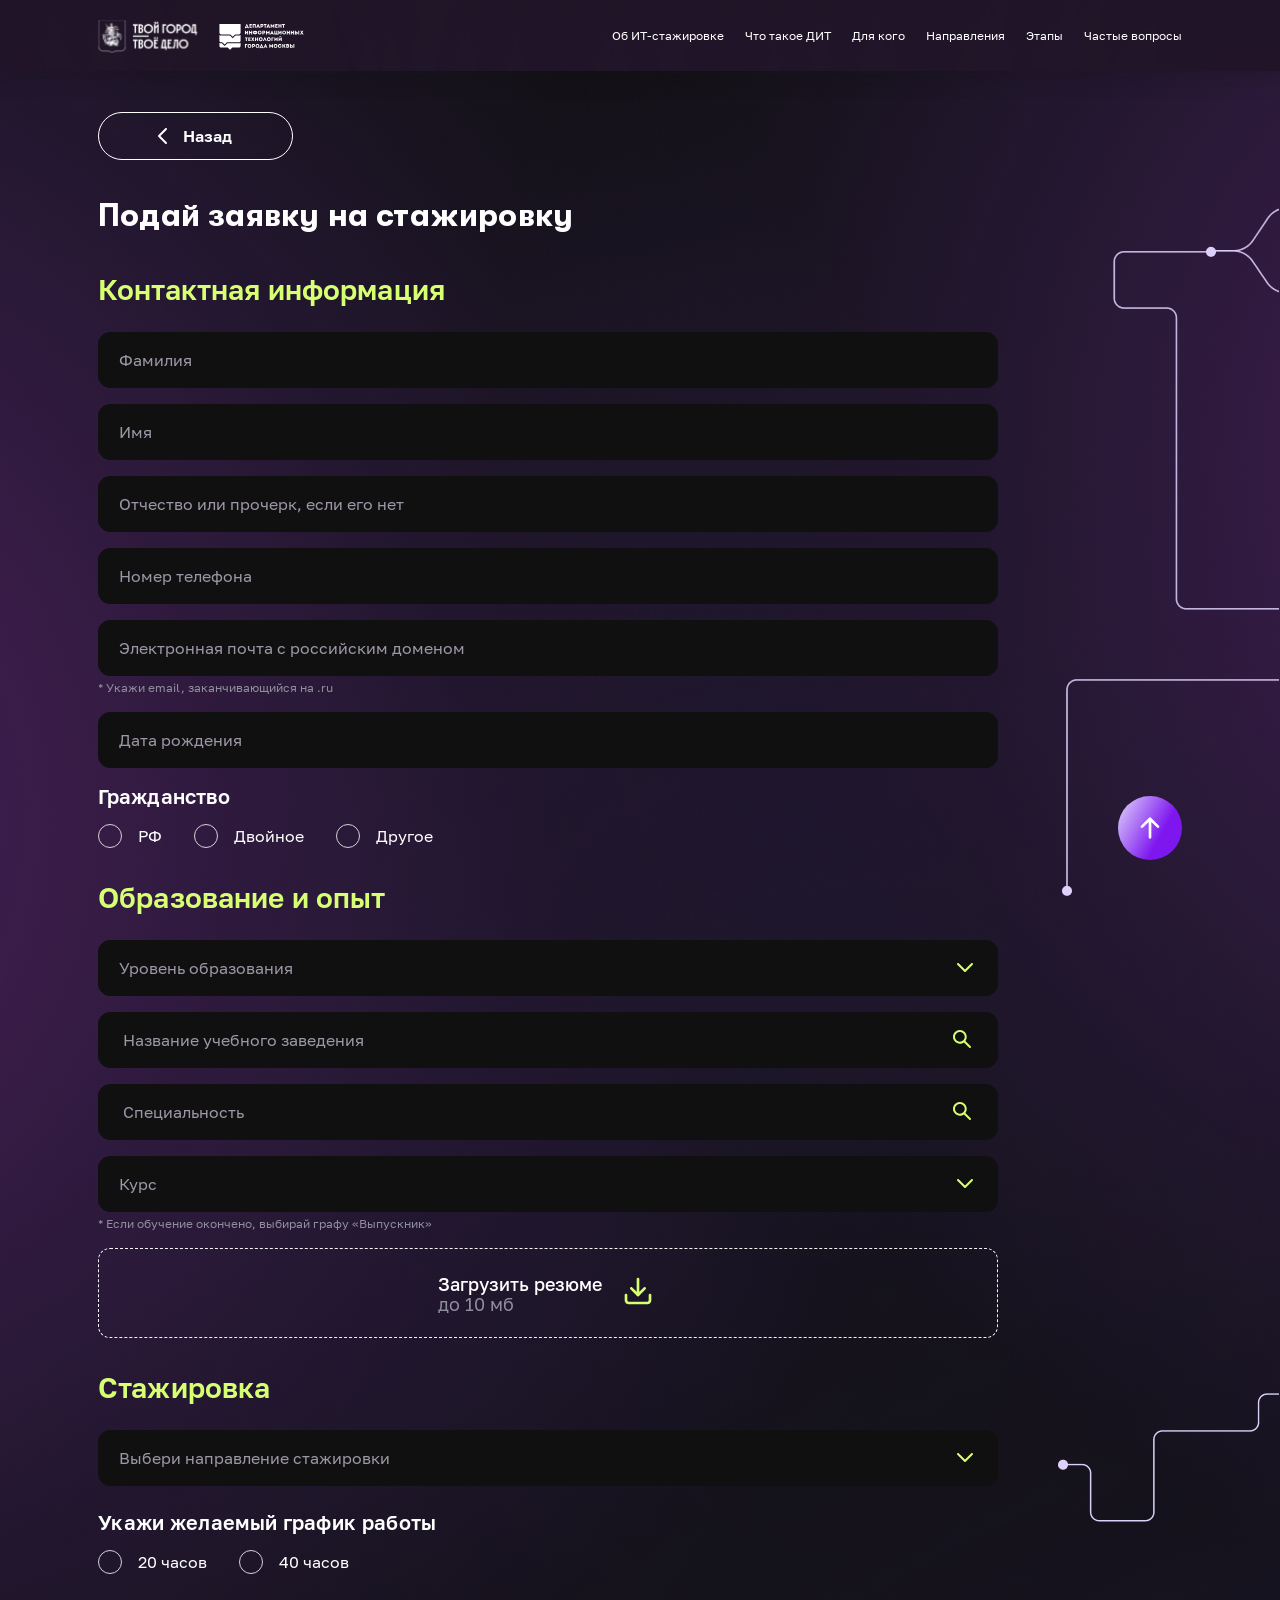
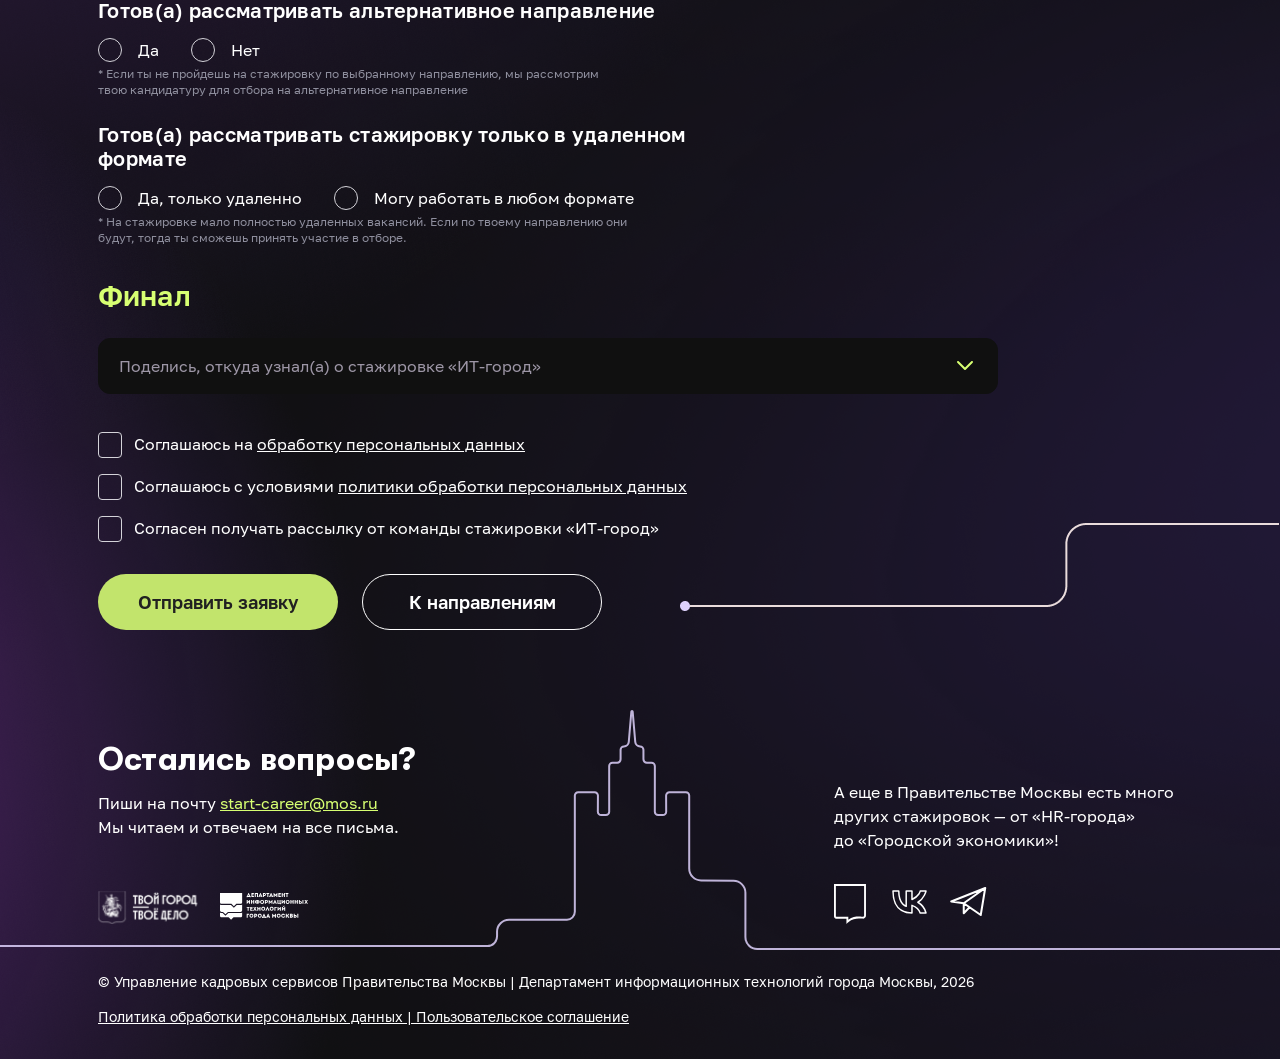
<file: form.html>
<!DOCTYPE html>
<html lang="ru">

<head>
    <meta charset="UTF-8">
    <meta name="viewport" content="width=device-width, initial-scale=1.0">

    <link rel="stylesheet" href="css/fonts.css">
    <link rel="stylesheet" href="css/style.css">
    <link rel="stylesheet" href="css/form.css">

    <title>Стажировка ДИТ</title>
</head>

<body>
    <header class="header">
        <div class="container header__container">
            <!-- Логотипы -->
            <div class="header__wrap">
                <div class="header__logo-group">
                    <img src="img/city-logo.svg" alt="Твой город" class="header__logo">
                    <img src="img/dit-logo.svg" alt="ДИТ" class="header__logo">
                </div>

                <div class="menu-toggle menu-toggle--active">
                </div>
            </div>


            <!-- Навигация -->
            <div class="header__navigation">
                <!-- Меню -->
                <nav class="header__menu">
                    <ul class="header__list">
                        <li class="header__item"><a href="#features" class="header__link link">Об ИТ-стажировке</a></li>
                        <!-- Пример активной ссылки с модификатором -->
                        <li class="header__item"><a href="#about-dit" class="header__link link">Что
                                такое ДИТ</a>
                        </li>
                        <li class="header__item"><a href="#candidates" class="header__link link">Для кого</a></li>
                        <li class="header__item"><a href="#directions" class="header__link link">Направления</a></li>
                        <li class="header__item"><a href="#steps" class="header__link link">Этапы</a></li>
                        <li class="header__item"><a href="#faq" class="header__link link">Частые вопросы</a></li>
                    </ul>
                </nav>
            </div>
        </div>
    </header>

    <section class="application" id="top">

        <div class="container">
            <!-- Кнопка назад -->
            <a href="index.html" class="form__back">
                <svg width="24" height="24" viewBox="0 0 24 24" fill="none" xmlns="http://www.w3.org/2000/svg"
                    class="form__back-icon">
                    <path fill-rule="evenodd" clip-rule="evenodd"
                        d="M15.7071 4.29289C15.3166 3.90237 14.6834 3.90237 14.2929 4.29289L7.29289 11.2929C6.90237 11.6834 6.90237 12.3166 7.29289 12.7071L14.2929 19.7071C14.6834 20.0976 15.3166 20.0976 15.7071 19.7071C16.0976 19.3166 16.0976 18.6834 15.7071 18.2929L9.41421 12L15.7071 5.70711C16.0976 5.31658 16.0976 4.68342 15.7071 4.29289Z"
                        fill="white" />
                </svg>
                Назад
            </a>
            <h1 class="title form__title">Подай заявку на стажировку</h1>

            <form class="form" id="application-form">

                <!-- Секция 1: Контактная информация -->
                <h3 class="form__section-title title--color-primary">Контактная информация</h3>

                <div class="form__section">
                    <div class="form__grid">
                        <div class="form__field">
                            <input type="text" class="form__input" placeholder="Фамилия" name="lastname">
                            <span class="form__error">Укажи фамилию</span>
                        </div>
                    </div>

                    <div class="form__grid">
                        <div class="form__field">
                            <input type="text" class="form__input" placeholder="Имя" name="name">
                            <span class="form__error">Укажи имя</span>
                        </div>
                    </div>

                    <div class="form__grid">
                        <div class="form__field">
                            <input type="text" class="form__input" placeholder="Отчество или прочерк, если его нет"
                                name="secondname">
                            <span class="form__error">Укажи отчество</span>
                        </div>
                    </div>

                    <div class="form__grid">
                        <div class="form__field">
                            <input type="text" class="form__input" placeholder="Номер телефона" name="phone" id="phone">
                            <span class="form__error">Укажи номер телефона</span>
                        </div>
                    </div>

                    <div class="form__grid">
                        <div class="form__field">
                            <input type="text" class="form__input" placeholder="Электронная почта с российским доменом"
                                name="email">
                            <span class="form__error">Укажи email, заканчивающийся на .ru</span>
                            <span class="form__info">* Укажи email, заканчивающийся на .ru</span>
                        </div>
                    </div>

                    <div class="form__grid">
                        <div class="form__field">
                            <input type="text" class="form__input" placeholder="Дата рождения" name="birthday"
                                id="birthday">
                            <span class="form__error">Укажи дату рождения</span>
                        </div>
                    </div>

                    <h3 class="form__label title--color-white">Гражданство</h3>
                    <div class="form__radio-group">
                        <div class="form__radio-btns">
                            <label class="radio">
                                <input type="radio" name="citizenship" class="radio__input" value="РФ">
                                <span class="radio__custom"></span>
                                <span class="radio__text">РФ</span>
                            </label>
                            <label class="radio">
                                <input type="radio" name="citizenship" class="radio__input" value="Двойное">
                                <span class="radio__custom"></span>
                                <span class="radio__text">Двойное</span>
                            </label>
                            <label class="radio">
                                <input type="radio" name="citizenship" class="radio__input" value="Другое">
                                <span class="radio__custom"></span>
                                <span class="radio__text">Другое</span>
                            </label>
                        </div>

                        <span class="form__error">Укажи гражданство</span>
                    </div>
                </div>

                <!-- Секция 2: Образование и опыт -->
                <h3 class="form__section-title title--color-primary">Образование и опыт</h3>

                <div class="form__section">
                    <div class="select">
                        <input type="hidden" name="edu_level">
                        <!-- Шапка селекта -->
                        <button type="button" class="select__header form__input">
                            <span class="select__current">Уровень образования</span>

                            <div class="select__arrow">
                                <svg width="24" height="24" viewBox="0 0 24 24" fill="none"
                                    xmlns="http://www.w3.org/2000/svg">
                                    <path fill-rule="evenodd" clip-rule="evenodd"
                                        d="M19.7071 8.29289C20.0976 8.68342 20.0976 9.31658 19.7071 9.70711L12.7071 16.7071C12.3166 17.0976 11.6834 17.0976 11.2929 16.7071L4.29289 9.70711C3.90237 9.31658 3.90237 8.68342 4.29289 8.29289C4.68342 7.90237 5.31658 7.90237 5.70711 8.29289L12 14.5858L18.2929 8.29289C18.6834 7.90237 19.3166 7.90237 19.7071 8.29289Z"
                                        fill="#D7FF72" />
                                </svg>
                            </div>
                        </button>

                        <!-- Выпадающий список -->
                        <div class="select__dropdown">
                            <ul class="select__list">
                                <li class="select__item" data-value="college" data-input="edu_level">Среднее специальное
                                </li>
                                <li class="select__item" data-value="bachelor" data-input="edu_level">Бакалавриат</li>
                                <li class="select__item" data-value="specialist" data-input="edu_level">Специалитет</li>
                                <li class="select__item" data-value="master" data-input="edu_level">Магистратура</li>
                                <li class="select__item" data-value="bachelor" data-input="edu_level">Бакалавриат</li>
                                <li class="select__item" data-value="specialist" data-input="edu_level">Специалитет</li>
                                <li class="select__item" data-value="master" data-input="edu_level">Магистратура</li>
                            </ul>
                        </div>

                        <span class="form__error">Укажи уровень образования</span>
                    </div>

                    <div class="select">
                        <input type="hidden" name="edu_name" class="select__input-value">

                        <div class="select__header form__input">
                            <!-- Поле для поиска и отображения выбора -->
                            <input type="text" class="select__search form__input"
                                placeholder="Название учебного заведения" name="edu_name_search">

                            <div class="select__arrow-search">
                                <svg width="24" height="24" viewBox="0 0 24 24" fill="none"
                                    xmlns="http://www.w3.org/2000/svg">
                                    <path fill-rule="evenodd" clip-rule="evenodd"
                                        d="M4 9.86667C4 6.07431 7.07431 3 10.8667 3C14.659 3 17.7333 6.07431 17.7333 9.86667C17.7333 11.4021 17.2294 12.8199 16.3778 13.9636L21.7071 19.2929C22.0976 19.6834 22.0976 20.3166 21.7071 20.7071C21.3166 21.0976 20.6834 21.0976 20.2929 20.7071L14.9636 15.3778C13.8199 16.2294 12.4021 16.7333 10.8667 16.7333C7.07431 16.7333 4 13.659 4 9.86667ZM10.8667 5C8.17888 5 6 7.17888 6 9.86667C6 12.5545 8.17888 14.7333 10.8667 14.7333C13.5545 14.7333 15.7333 12.5545 15.7333 9.86667C15.7333 7.17888 13.5545 5 10.8667 5Z"
                                        fill="#D7FF72" />
                                </svg>
                            </div>
                        </div>

                        <div class="select__dropdown">
                            <ul class="select__list">
                                <li class="select__item" data-value="college" data-input="edu_name">2-ое Московское
                                    областное музыкальное училище имени С.С. Прокофьева</li>
                                <li class="select__item" data-value="bachelor" data-input="edu_name">3-е Московское
                                    областное музыкальное училище</li>
                                <li class="select__item" data-value="specialist" data-input="edu_name">Ааграрный колледж
                                    Мичуринского государственного аграрного университета</li>
                                <li class="select__item" data-value="master" data-input="edu_name">Абаканский
                                    медицинский колледж Хакасского государственного университета им. Н.Ф. Катанова</li>
                            </ul>
                        </div>

                        <span class="form__error">Укажи полное название учебного заведения</span>
                    </div>

                    <div class="select">
                        <input type="hidden" name="specialis" class="select__input-value">

                        <div class="select__header form__input">
                            <!-- Поле для поиска и отображения выбора -->
                            <input type="text" class="select__search form__input" placeholder="Специальность"
                                name="specialis_search">

                            <div class="select__arrow-search">
                                <svg width="24" height="24" viewBox="0 0 24 24" fill="none"
                                    xmlns="http://www.w3.org/2000/svg">
                                    <path fill-rule="evenodd" clip-rule="evenodd"
                                        d="M4 9.86667C4 6.07431 7.07431 3 10.8667 3C14.659 3 17.7333 6.07431 17.7333 9.86667C17.7333 11.4021 17.2294 12.8199 16.3778 13.9636L21.7071 19.2929C22.0976 19.6834 22.0976 20.3166 21.7071 20.7071C21.3166 21.0976 20.6834 21.0976 20.2929 20.7071L14.9636 15.3778C13.8199 16.2294 12.4021 16.7333 10.8667 16.7333C7.07431 16.7333 4 13.659 4 9.86667ZM10.8667 5C8.17888 5 6 7.17888 6 9.86667C6 12.5545 8.17888 14.7333 10.8667 14.7333C13.5545 14.7333 15.7333 12.5545 15.7333 9.86667C15.7333 7.17888 13.5545 5 10.8667 5Z"
                                        fill="#D7FF72" />
                                </svg>
                            </div>
                        </div>

                        <div class="select__dropdown">
                            <ul class="select__list">
                                <li class="select__item" data-value="college" data-input="specialis">Авиастроение</li>
                                <li class="select__item" data-value="bachelor" data-input="specialis">Авиационная и
                                    космическая медицина</li>
                                <li class="select__item" data-value="specialist" data-input="specialis">Авиационная и
                                    ракетно-космическая техника</li>
                                <li class="select__item" data-value="master" data-input="specialis">Авиационная техника
                                    и технологии</li>
                            </ul>
                        </div>

                        <span class="form__error">Укажи специальность</span>
                    </div>

                    <div class="select">
                        <input type="hidden" name="edu_course">
                        <!-- Шапка селекта -->
                        <button type="button" class="select__header form__input">
                            <span class="select__current">Курс</span>

                            <div class="select__arrow">
                                <svg width="24" height="24" viewBox="0 0 24 24" fill="none"
                                    xmlns="http://www.w3.org/2000/svg">
                                    <path fill-rule="evenodd" clip-rule="evenodd"
                                        d="M19.7071 8.29289C20.0976 8.68342 20.0976 9.31658 19.7071 9.70711L12.7071 16.7071C12.3166 17.0976 11.6834 17.0976 11.2929 16.7071L4.29289 9.70711C3.90237 9.31658 3.90237 8.68342 4.29289 8.29289C4.68342 7.90237 5.31658 7.90237 5.70711 8.29289L12 14.5858L18.2929 8.29289C18.6834 7.90237 19.3166 7.90237 19.7071 8.29289Z"
                                        fill="#D7FF72" />
                                </svg>
                            </div>
                        </button>

                        <!-- Выпадающий список -->
                        <div class="select__dropdown">
                            <ul class="select__list">
                                <li class="select__item" data-value="1" data-input="edu_course">1</li>
                                <li class="select__item" data-value="2" data-input="edu_course">2</li>
                                <li class="select__item" data-value="3" data-input="edu_course">3</li>
                                <li class="select__item" data-value="4" data-input="edu_course">4</li>
                            </ul>
                        </div>

                        <span class="form__error">Укажи курс</span>
                        <span class="form__info">* Если обучение окончено, выбирай графу «Выпускник»</span>
                    </div>

                    <div>
                        <label class="file-upload">
                            <!-- Скрытый реальный инпут -->
                            <input type="file" class="file-upload__input" id="resume" required>

                            <div class="file-upload__content file--no_select">
                                <span class="file-upload__title">Загрузить резюме</span>
                                <span class="file-upload__info">до 10 мб</span>
                            </div>

                            <div class="file-upload__icon file--no_select">
                                <svg width="40" height="40" viewBox="0 0 40 40" fill="none"
                                    xmlns="http://www.w3.org/2000/svg">
                                    <path fill-rule="evenodd" clip-rule="evenodd"
                                        d="M7.9974 22.667C8.73378 22.667 9.33073 23.2639 9.33073 24.0003V29.3337C9.33073 29.6873 9.4712 30.0264 9.72125 30.2765C9.9713 30.5265 10.3104 30.667 10.6641 30.667H29.3307C29.6843 30.667 30.0235 30.5265 30.2735 30.2765C30.5236 30.0264 30.6641 29.6873 30.6641 29.3337V24.0003C30.6641 23.2639 31.261 22.667 31.9974 22.667C32.7338 22.667 33.3307 23.2639 33.3307 24.0003V29.3337C33.3307 30.3945 32.9093 31.4119 32.1592 32.1621C31.409 32.9122 30.3916 33.3337 29.3307 33.3337H10.6641C9.6032 33.3337 8.58578 32.9122 7.83564 32.1621C7.08549 31.4119 6.66406 30.3945 6.66406 29.3337V24.0003C6.66406 23.2639 7.26102 22.667 7.9974 22.667Z"
                                        fill="#D7FF72" />
                                    <path fill-rule="evenodd" clip-rule="evenodd"
                                        d="M12.3879 16.3908C12.9086 15.8702 13.7528 15.8702 14.2735 16.3908L19.9974 22.1147L25.7213 16.3908C26.242 15.8702 27.0862 15.8702 27.6069 16.3908C28.1276 16.9115 28.1276 17.7558 27.6069 18.2765L20.9402 24.9431C20.4195 25.4638 19.5753 25.4638 19.0546 24.9431L12.3879 18.2765C11.8672 17.7558 11.8672 16.9115 12.3879 16.3908Z"
                                        fill="#D7FF72" />
                                    <path fill-rule="evenodd" clip-rule="evenodd"
                                        d="M19.9974 6.66699C20.7338 6.66699 21.3307 7.26395 21.3307 8.00033V24.0003C21.3307 24.7367 20.7338 25.3337 19.9974 25.3337C19.261 25.3337 18.6641 24.7367 18.6641 24.0003V8.00033C18.6641 7.26395 19.261 6.66699 19.9974 6.66699Z"
                                        fill="#D7FF72" />
                                </svg>
                            </div>

                            <span class="file-upload__title file--select" id="file_title"></span>

                            <div class="file-upload__icon file--select" id="delete_file">
                                <svg width="32" height="32" viewBox="0 0 32 32" fill="none"
                                    xmlns="http://www.w3.org/2000/svg">
                                    <path
                                        d="M22.6934 11.2051H9.28418V25.0322C9.28441 25.5843 9.73204 26.0322 10.2842 26.0322H21.6934C22.2455 26.0322 22.6931 25.5843 22.6934 25.0322V11.2051ZM12.4209 21.8545V15.3828C12.4209 14.8305 12.8686 14.3828 13.4209 14.3828C13.9731 14.3829 14.4209 14.8306 14.4209 15.3828V21.8545C14.4208 22.4066 13.973 22.8544 13.4209 22.8545C12.8687 22.8545 12.421 22.4067 12.4209 21.8545ZM17.5576 21.8545V15.3828C17.5576 14.8305 18.0053 14.3828 18.5576 14.3828C19.1097 14.383 19.5576 14.8306 19.5576 15.3828V21.8545C19.5575 22.4066 19.1097 22.8543 18.5576 22.8545C18.0054 22.8545 17.5577 22.4067 17.5576 21.8545ZM20.126 7.02734C20.126 6.4752 19.6781 6.02757 19.126 6.02734H12.8525C12.3003 6.02734 11.8525 6.47506 11.8525 7.02734V9.20508H20.126V7.02734ZM22.126 9.20508H24.9775L25.0801 9.20996C25.5844 9.2611 25.9775 9.68726 25.9775 10.2051C25.9774 10.7228 25.5843 11.1481 25.0801 11.1992L24.9775 11.2051H24.6934V25.0322C24.6931 26.6889 23.3501 28.0322 21.6934 28.0322H10.2842C8.62747 28.0322 7.28441 26.6889 7.28418 25.0322V11.2051H7C6.44779 11.2051 6.00012 10.7573 6 10.2051C6 9.65279 6.44772 9.20508 7 9.20508H9.85254V7.02734C9.85254 5.37049 11.1957 4.02734 12.8525 4.02734H19.126C20.7826 4.02757 22.126 5.37063 22.126 7.02734V9.20508Z"
                                        fill="#D7FF72" />
                                </svg>
                            </div>
                        </label>
                        <span class="form__error" id="file_format">Допустимые форматы файла .pdf .doc .docx .xls .xlsx
                            .txt</span>
                        <span class="form__error" id="file_size">Допустимый вес файла 10 мб</span>
                    </div>
                </div>

                <!-- Секция 3: Стажировка -->
                <h3 class="form__section-title title--color-primary">Стажировка</h3>

                <div class="form__section">
                    <div class="select">
                        <input type="hidden" name="direction">

                        <button type="button" class="select__header form__input" id="direction">
                            <span class="select__current">Выбери направление стажировки</span>

                            <div class="select__arrow">
                                <svg width="24" height="24" viewBox="0 0 24 24" fill="none"
                                    xmlns="http://www.w3.org/2000/svg">
                                    <path fill-rule="evenodd" clip-rule="evenodd"
                                        d="M19.7071 8.29289C20.0976 8.68342 20.0976 9.31658 19.7071 9.70711L12.7071 16.7071C12.3166 17.0976 11.6834 17.0976 11.2929 16.7071L4.29289 9.70711C3.90237 9.31658 3.90237 8.68342 4.29289 8.29289C4.68342 7.90237 5.31658 7.90237 5.70711 8.29289L12 14.5858L18.2929 8.29289C18.6834 7.90237 19.3166 7.90237 19.7071 8.29289Z"
                                        fill="#D7FF72" />
                                </svg>
                            </div>
                        </button>

                        <!-- Выпадающий список -->
                        <div class="select__dropdown">
                            <ul class="select__list">
                                <li class="select__item" data-value="college" data-input="direction">Аналитика данных
                                </li>
                                <li class="select__item" data-value="bachelor" data-input="direction">Бизнес анализ</li>
                                <li class="select__item" data-value="specialist" data-input="direction">Системный анализ
                                </li>
                                <li class="select__item" data-value="master" data-input="direction">Поддержка
                                    пользователей и систем</li>
                            </ul>
                        </div>

                        <span class="form__error">Укажи направление стажировки</span>
                    </div>

                    <h3 class="form__label title--color-white form__label-internship">Укажи желаемый график работы</h3>
                    <div class="form__radio-group">
                        <div class="form__radio-btns">
                            <label class="radio">
                                <input type="radio" name="schedule" class="radio__input" value="20">
                                <span class="radio__custom"></span>
                                <span class="radio__text">20 часов</span>
                            </label>
                            <label class="radio">
                                <input type="radio" name="schedule" class="radio__input" value="40">
                                <span class="radio__custom"></span>
                                <span class="radio__text">40 часов</span>
                            </label>
                        </div>

                        <span class="form__error">Укажи желаемый график работы</span>
                    </div>


                    <h3 class="form__label title--color-white form__label-internship">Готов(а) рассматривать
                        альтернативное направление</h3>
                    <div class="form__radio-group">
                        <div class="form__radio-btns" id="alternative">
                            <label class="radio">
                                <input type="radio" name="alternative" class="radio__input" value="yes">
                                <span class="radio__custom"></span>
                                <span class="radio__text">Да</span>
                            </label>
                            <label class="radio">
                                <input type="radio" name="alternative" class="radio__input" value="no">
                                <span class="radio__custom"></span>
                                <span class="radio__text">Нет</span>
                            </label>
                        </div>

                        <span class="form__info">* Если ты не пройдешь на стажировку по выбранному направлению, мы
                            рассмотрим твою кандидатуру для отбора на альтернативное направление</span>
                    </div>

                    <div class="select select_alternative">
                        <input type="hidden" name="direction_choice">

                        <button type="button" class="select__header form__input" id="direction">
                            <span class="select__current">Выбери альтернативное направление стажировки</span>

                            <div class="select__arrow">
                                <svg width="24" height="24" viewBox="0 0 24 24" fill="none"
                                    xmlns="http://www.w3.org/2000/svg">
                                    <path fill-rule="evenodd" clip-rule="evenodd"
                                        d="M19.7071 8.29289C20.0976 8.68342 20.0976 9.31658 19.7071 9.70711L12.7071 16.7071C12.3166 17.0976 11.6834 17.0976 11.2929 16.7071L4.29289 9.70711C3.90237 9.31658 3.90237 8.68342 4.29289 8.29289C4.68342 7.90237 5.31658 7.90237 5.70711 8.29289L12 14.5858L18.2929 8.29289C18.6834 7.90237 19.3166 7.90237 19.7071 8.29289Z"
                                        fill="#D7FF72" />
                                </svg>
                            </div>
                        </button>

                        <!-- Выпадающий список -->
                        <div class="select__dropdown">
                            <ul class="select__list">
                                <li class="select__item" data-value="college" data-input="direction_choice">Аналитика
                                    данных
                                </li>
                                <li class="select__item" data-value="bachelor" data-input="direction_choice">Бизнес
                                    анализ</li>
                                <li class="select__item" data-value="specialist" data-input="direction_choice">Системный
                                    анализ
                                </li>
                                <li class="select__item" data-value="master" data-input="direction_choice">Поддержка
                                    пользователей и систем</li>
                            </ul>
                        </div>

                        <span class="form__error">Укажи альтернативное направление стажировки</span>
                    </div>

                    <h3 class="form__label title--color-white form__label-format form__label-internship">Готов(а)
                        рассматривать стажировку
                        только в удаленном
                        формате</h3>
                    <div class="form__radio-group">
                        <div class="form__radio-btns" id="remote_work">
                            <label class="radio">
                                <input type="radio" name="remote_work" class="radio__input" value="yes">
                                <span class="radio__custom"></span>
                                <span class="radio__text">Да, только удаленно</span>
                            </label>
                            <label class="radio">
                                <input type="radio" name="remote_work" class="radio__input" value="no">
                                <span class="radio__custom"></span>
                                <span class="radio__text">Могу работать в любом формате</span>
                            </label>
                        </div>

                        <span class="form__error">Укажи, готов(а) ли рассмотреть только удаленный формат</span>
                        <span class="form__info">* На стажировке мало полностью удаленных вакансий. Если по твоему
                            направлению они будут, тогда ты сможешь принять участие в отборе.</span>
                    </div>
                </div>

                <!-- Секция 4: Финал -->
                <h3 class="form__section-title title--color-primary">Финал</h3>
                <div class="form__section">
                    <div class="select">
                        <input type="hidden" name="source">

                        <button type="button" class="select__header form__input" id="final">
                            <span class="select__current">Поделись, откуда узнал(а) о стажировке «ИТ-город»</span>

                            <div class="select__arrow">
                                <svg width="24" height="24" viewBox="0 0 24 24" fill="none"
                                    xmlns="http://www.w3.org/2000/svg">
                                    <path fill-rule="evenodd" clip-rule="evenodd"
                                        d="M19.7071 8.29289C20.0976 8.68342 20.0976 9.31658 19.7071 9.70711L12.7071 16.7071C12.3166 17.0976 11.6834 17.0976 11.2929 16.7071L4.29289 9.70711C3.90237 9.31658 3.90237 8.68342 4.29289 8.29289C4.68342 7.90237 5.31658 7.90237 5.70711 8.29289L12 14.5858L18.2929 8.29289C18.6834 7.90237 19.3166 7.90237 19.7071 8.29289Z"
                                        fill="#D7FF72" />
                                </svg>
                            </div>
                        </button>

                        <!-- Выпадающий список -->
                        <div class="select__dropdown">
                            <ul class="select__list">
                                <li class="select__item" data-value="college" data-input="source">Сайты для поиска
                                    работы</li>
                                <li class="select__item" data-value="bachelor" data-input="source">Реклама в социальных
                                    сетях</li>
                                <li class="select__item" data-value="specialist" data-input="source">Рассылка и
                                    социальные сети университета</li>
                                <li class="select__item" data-value="master" data-input="source">На встрече с
                                    представителем в вузе</li>
                            </ul>
                        </div>
                    </div>
                </div>

                <div class="form__agreement">
                    <div class="form__field">
                        <label class="checkbox">
                            <input type="checkbox" class="checkbox__input">
                            <span class="checkbox__custom"></span>
                            <span class="checkbox__text">
                                Соглашаюсь на <a
                                    href="https://moscowcareer.mguu.ru/upload/%D0%A1%D0%BE%D0%B3%D0%BB%D0%B0%D1%81%D0%B8%D0%B5_%D0%B0%D0%B8%CC%86%D1%82%D0%B8_%D0%BA%D0%B0%D0%BD%D0%B4%D0%B8%D0%B4%D0%B0%D1%82%D1%8B_%D0%BD%D0%B0_%D1%81%D1%82%D0%B0%D0%B6%D0%B8%D1%80%D0%BE%D0%B2%D0%BA%D1%83.pdf"
                                    class="checkbox__link">обработку персональных данных</a>
                            </span>
                        </label>

                        <span class="form__error">Согласие на обработку данных — обязательное поле*</span>
                    </div>

                    <div class="form__field">
                        <label class="checkbox">
                            <input type="checkbox" class="checkbox__input">
                            <span class="checkbox__custom"></span>
                            <span class="checkbox__text">
                                Соглашаюсь с условиями <a
                                    href="https://moscowcareer.mguu.ru/upload/%D0%9F%D0%BE%D0%BB%D0%B8%D1%82%D0%B8%D0%BA%D0%B0_%D0%BE%D0%B1%D1%80%D0%B0%D0%B1%D0%BE%D1%82%D0%BA%D0%B8_%D0%9F%D0%94_2023_%D1%81_%D0%98%D0%97%D0%9C_%D0%BF%D1%80%D0%B8%D0%BA%D0%B0%D0%B7_28_03_2023_%E2%84%96_80.pdf"
                                    class="checkbox__link">политики обработки персональных
                                    данных</a>
                            </span>
                        </label>

                        <span class="form__error">Согласие с условием обработки данных — обязательное поле*</span>
                    </div>

                    <div class="form__field">
                        <label class="checkbox">
                            <input type="checkbox" class="checkbox__input">
                            <span class="checkbox__custom"></span>
                            <span class="checkbox__text">
                                Согласен получать рассылку от команды стажировки «ИТ-город»
                            </span>
                        </label>

                        <span class="form__error">Согласие на получение рассылки от команды стажировки «ИТ-город» —
                            обязательное поле*</span>
                    </div>
                </div>

                <div class="form__btns">
                    <button type="submit" class="button form__submit">Отправить заявку</button>
                    <a href="index.html#directions" class="form__back form__back_direction" target="_blank">
                        К направлениям
                    </a>
                </div>
            </form>
        </div>
    </section>

    <footer class="footer section">
        <div class="container">
            <div class="footer__main">
                <!-- Левая часть: Почта и Лого -->
                <div class="footer__contacts">
                    <h2 class="footer__title title">Остались вопросы?</h2>
                    <p class="footer__text descr block--mobail-hide">
                        Пиши на почту <a href="mailto:start-career@mos.ru"
                            class="footer__link descr--green">start-career@mos.ru</a><br>
                        Мы читаем и отвечаем на все письма.
                    </p>

                    <p class="footer__text descr block--mobail-show">
                        Пиши на почту <a href="mailto:start-career@mos.ru" class="footer__link descr--green"> <br>
                            start-career@mos.ru</a><br>

                        <span class="footer__text-info">Мы читаем и отвечаем <br> на все письма.</span>
                    </p>
                    <div class="footer__logos">
                        <img src="img/city-logo.svg" alt="Твой город" class="footer__logo">
                        <img src="img/dit-logo.svg" alt="ДИТ" class="footer__logo">
                    </div>
                </div>

                <!-- Правая часть: Соцсети и доп. инфо -->
                <div class="footer__info">
                    <p class="footer__text descr block--mobail-hide">
                        А еще в Правительстве Москвы есть много других стажировок — от «HR-города» <br> до «Городской
                        экономики»!
                    </p>

                    <p class="footer__text descr block--mobail-show">
                        А еще в Правительстве Москвы <br> есть много других стажировок — <br> от «HR-города» до
                        «Городской
                        экономики»!
                    </p>
                    <div class="footer__social">
                        <a href="https://talent.mos.ru/" class="footer__social-link link" target="_blank">
                            <svg width="36" height="41" viewBox="0 0 36 41" fill="none"
                                xmlns="http://www.w3.org/2000/svg">
                                <path fill-rule="evenodd" clip-rule="evenodd"
                                    d="M31.9648 31.5556C32.2607 32.5926 30.6329 34.6667 29.301 34.6667C28.7716 34.6667 28.1632 34.6272 27.4906 34.5835C24.1014 34.3634 19.0817 34.0374 14.3131 38.1265C13.6797 38.6696 13.0508 39.2906 12.4307 40V34.6667H2.66373C1.77582 34.6667 0 34.2222 0 32.4444V0H31.9648V31.5556ZM27.7268 32.6813C24.6138 32.4617 19.3801 32.0926 14.3131 35.7219V32.7619H2.66373C2.58569 32.7619 2.45309 32.7508 2.30452 32.7154C2.15562 32.6799 2.03799 32.6313 1.95973 32.5843C1.91965 32.5602 1.89891 32.5422 1.8898 32.5332C1.88655 32.5192 1.88235 32.4914 1.88235 32.4444V1.90476H30.0824V31.8251L30.0858 31.8369C30.0338 31.9508 29.9398 32.1083 29.8002 32.277C29.6391 32.4717 29.4672 32.6206 29.3278 32.7082C29.2832 32.7362 29.2509 32.7526 29.2308 32.7616C28.8129 32.7579 28.3066 32.7222 27.7268 32.6813ZM1.89294 32.5438L1.89353 32.5448C1.89353 32.5448 1.89305 32.5425 1.89125 32.5388C1.89195 32.5412 1.89294 32.5438 1.89294 32.5438Z"
                                    fill="white" />
                            </svg>
                        </a>
                        <a href="https://vk.com/moscow_career" class="footer__social-link link" target="_blank"><svg
                                width="36" height="41" viewBox="0 0 36 41" fill="none"
                                xmlns="http://www.w3.org/2000/svg">
                                <g clip-path="url(#clip0_35935_36319)">
                                    <mask id="mask0_35935_36319" style="mask-type:luminance" maskUnits="userSpaceOnUse"
                                        x="-1" y="0" width="37" height="37">
                                        <path d="M35.3701 0.203125H-0.273438V36.2031H35.3701V0.203125Z" fill="white" />
                                    </mask>
                                    <g mask="url(#mask0_35935_36319)">
                                        <path
                                            d="M1 7H6.775C6.775 20.5385 14.2 22.2308 14.2 22.2308L14.2033 7H19.9783L19.9733 15.4615C27.3983 12.0769 28.2234 7 28.2234 7H34C34 7 32.35 14.6154 25.9051 18.2589C29.2315 20.2863 32.7922 23.6371 34 29H28.225C28.225 29 26.575 23.9231 19.975 21.3846L19.9783 29C0.81355 29 1.0033 10.3846 1 7Z"
                                            stroke="white" stroke-width="1.5" stroke-linecap="round"
                                            stroke-linejoin="round" />
                                    </g>
                                </g>
                                <defs>
                                    <clipPath id="clip0_35935_36319">
                                        <rect width="36" height="37" fill="white" />
                                    </clipPath>
                                </defs>
                            </svg>
                        </a>
                        <a href="https://t.me/moscow_career" class="footer__social-link link" target="_blank"><svg
                                width="37" height="41" viewBox="0 0 37 41" fill="none"
                                xmlns="http://www.w3.org/2000/svg">
                                <path
                                    d="M35.2187 4L1.21875 17.5L13.7451 19.3M35.2187 4L30.7451 31L13.7451 19.3M35.2187 4L13.7451 19.3M13.7451 19.3V29.2L19.5591 23.3014"
                                    stroke="white" stroke-width="2" stroke-linecap="round" stroke-linejoin="round" />
                            </svg>
                        </a>
                    </div>
                </div>
            </div>

            <div class="footer__bottom descr block--mobail-hide">
                <p class="footer__copyright">© Управление кадровых сервисов Правительства Москвы | Департамент
                    информационных технологий города Москвы, 2026</p>
                <div class="footer__legal">
                    <a href="https://mguu.ru/files/personal_data_policy.pdf" class="footer__legal-link link"
                        target="_blank">Политика
                        обработки персональных данных | </a>
                    <a href="https://ks.mguu.ru/wp-content/uploads/2025/08/polzovatelskoe-soglashenie.pdf"
                        class="footer__legal-link link" target="_blank">Пользовательское соглашение</a>
                </div>
            </div>

            <div class="footer__bottom descr block--mobail-show">
                <div class="footer__legal">
                    <a href="https://mguu.ru/files/personal_data_policy.pdf" class="footer__legal-link link"
                        target="_blank">Политика обработки персональных данных</a>
                    <a href="https://ks.mguu.ru/wp-content/uploads/2025/08/polzovatelskoe-soglashenie.pdf"
                        class="footer__legal-link link" target="_blank">Пользовательское соглашение</a>
                </div>

                <p class="footer__copyright">© Управление кадровых сервисов Правительства Москвы | Департамент
                    информационных технологий города Москвы, 2026</p>
            </div>
        </div>
    </footer>

    <!-- Кнопка вверх -->
    <div class="up-button">
        <div class="container up-button__inner">
            <a href="#top" class="up-button__link">
                <svg width="32" height="32" viewBox="0 0 32 32" fill="none" xmlns="http://www.w3.org/2000/svg">
                    <path fill-rule="evenodd" clip-rule="evenodd"
                        d="M7.05459 15.6093C6.53389 15.0886 6.53389 14.2444 7.05459 13.7237L15.0546 5.72369C15.5753 5.20299 16.4195 5.20299 16.9402 5.72369L24.9402 13.7237C25.4609 14.2444 25.4609 15.0886 24.9402 15.6093C24.4195 16.13 23.5753 16.13 23.0546 15.6093L17.3307 9.88545L17.3307 25.3332C17.3307 26.0695 16.7338 26.6665 15.9974 26.6665C15.261 26.6665 14.6641 26.0695 14.6641 25.3332L14.6641 9.88545L8.9402 15.6093C8.41951 16.13 7.57529 16.13 7.05459 15.6093Z"
                        fill="white" />
                </svg>
            </a>
        </div>
    </div>

    <!-- Модальное окно -->
    <div class="modal" id="modal-analysis">
        <div class="modal__overlay js-modal-close"></div>

        <div class="modal__content">
            <!-- Кнопка закрытия -->
            <button class="modal__close js-modal-close">
                <svg width="24" height="24" viewBox="0 0 24 24" fill="none" xmlns="http://www.w3.org/2000/svg">
                    <path d="M21 21L3 3M21.0001 3L3 21.0001" stroke="white" stroke-width="1.5" stroke-linecap="round"
                        stroke-linejoin="round" />
                </svg>
            </button>

            <!-- Декоративный стикер -->
            <div class="modal__sticker">
                <img alt="Стикер" class="modal__img">
            </div>

            <!-- Выбор направлений -->
            <div class="modal__options">

            </div>

            <button class="button modal__button">Подать заявку</button>
        </div>
    </div>

    <script src="js/script.js"></script>
    <script src="js/form.js"></script>
</body>

</html>
</file>
<file: css/fonts.css>
/* @font-face {
    font-family: 'Golos Text';
    src: url(../fonts/GolosText-Regular.ttf);
    font-weight: 400;
}

@font-face {
    font-family: 'Golos Text';
    src: url(../fonts/GolosText-Medium.ttf);
    font-weight: 500;
}

@font-face {
    font-family: 'Golos Text';
    src: url(../fonts/GolosText-SemiBold.ttf);
    font-weight: 600;
} */

@font-face {
    font-family: 'Golos';
    src: url(../fonts/golos-text_regular.ttf);
    font-weight: 400;
}

@font-face {
    font-family: 'Golos';
    src: url(../fonts/golos-text_medium.ttf);
    font-weight: 500;
}

@font-face {
    font-family: 'Golos';
    src: url(../fonts/golos-text_demibold.ttf);
    font-weight: 600;
}

@font-face {
    font-family: 'GT Walsheim Pro';
    src: url(../fonts/GTWalsheimPro-Regular.ttf);
    font-weight: 400;
}

@font-face {
    font-family: 'GT Walsheim Pro';
    src: url(../fonts/GTWalsheimPro-Medium.ttf);
    font-weight: 500;
}

@font-face {
    font-family: 'GT Walsheim Pro';
    src: url(../fonts/GTWalsheimPro-Bold.ttf);
    font-weight: 700;
}
</file>
<file: css/style.css>
* {
    padding: 0;
    margin: 0;
    box-sizing: border-box;
    font-family: var(--font-primary);
}

body,
html {
    overflow-x: hidden;
}

:root {
    /* Палитра */
    --color-primary-green: #D7FF72;
    --color-secondary-green: #C2E46C;
    --color-dark-green: #A5CC42;
    --color-secondary: #212121;
    --color-primary-white: #FFFFFF;
    --color-secondary-white: #FEFFFB;
    --color-error: #FF6284;

    /* Отступы или шрифты тоже можно сюда */
    --font-primary: 'Golos', sans-serif;
    --font-secondary: 'GT Walsheim Pro', sans-serif;
    --section-spacing: 120px;
    --content-wrap-mt: 32px;
    --speed-animation: 50s;
    --cursor: url('../img/cursor.svg') 12 12, pointer;
}

body {
    background-color: #101010;
    background-image: url('../img/main_bg_1920.svg');
    background-repeat: no-repeat;
    background-position: center top;
}

html {
    scroll-behavior: smooth;
}

.container {
    max-width: 1600px;
    margin: 0 auto;
}

.button {
    display: inline-block;
    text-decoration: none;
    padding: 19px 54px;
    cursor: var(--cursor);
    background-color: var(--color-secondary-green);
    border: none;
    border-radius: 64px;
    font-size: 18px;
    line-height: 18px;
    font-weight: 600;
    color: var(--color-secondary);
    transition: 0.1s all;
    align-self: flex-start;
    font-family: var(--font-primary);
}

.button--small {
    padding: 13px 24px;
    font-size: 14px;
    line-height: 14px;
}

.section {
    margin-top: var(--section-spacing);
}

.item {
    flex: 1;
    display: flex;
    flex-direction: column;
    background-color: var(--color-secondary);
    padding: 40px;
}

.title {
    font-family: var(--font-secondary);
    font-weight: 700;
    color: var(--color-primary-white);
    font-size: 48px;
    line-height: 120%;
    letter-spacing: 0.2px;
}

.title--color-white {
    color: var(--color-primary-white);
    font-weight: 600;
}

.title--color-primary {
    font-weight: 600;
    color: var(--color-primary-green);
}

.title--small {
    font-size: 28px;
    line-height: 36px;
}

.descr {
    font-weight: 400;
    font-size: 20px;
    line-height: 30px;
    color: var(--color-primary-white);
}

.descr--green {
    color: var(--color-primary-green);
}

.tag {
    position: relative;
    border: 1px solid rgba(255, 255, 255, 1);
    background: transparent;
    cursor: var(--cursor);
    overflow: hidden;
    transition: border-color 0.12s ease;
}

.tag::before {
    content: "";
    position: absolute;
    top: 0;
    left: 0;
    right: 0;
    bottom: 0;
    background: linear-gradient(180deg, #663CD3 0%, #7417B2 100%);
    opacity: 0;
    transition: opacity 0.2s ease;
    z-index: -1;
}

.link {
    color: var(--color-primary-white);
    font-size: 14px;
    transition: 0.1s all;
    cursor: var(--cursor);
}

.block--desktop-show {
    display: block;
}

.block--tablet-show {
    display: none;
}

.block--mobail-show {
    display: none !important;
}

.menu-toggle {
    display: none;
}

/* Шапка */
.header {
    padding: 11px 0;
    width: 100%;
    position: absolute;
    top: 0;
    left: 0;
    z-index: 6;
    transition: transform 0.35s cubic-bezier(0.4, 0, 0.2, 1);
    will-change: transform;
}

.header::before {
    content: "";
    position: absolute;
    top: 0;
    left: 0;
    right: 0;
    bottom: 0;
    background: #101010;
    background-image: url('../img/header_bg_fixed.svg');
    background-repeat: no-repeat;
    background-position: center top;
    background-size: cover;
    box-shadow: 0px 4px 20px 0px rgba(16, 16, 16, 0.25);
    z-index: -1;
    opacity: 0;
    transition: opacity 0.2s ease-in;
}

.header--fixed {
    position: fixed;
    transform: translateY(-100%);
}

.header--visible {
    transform: translateY(0);
}

.header--visible::before {
    opacity: 1;
}

.header__container {
    display: flex;
    align-items: center;
    justify-content: space-between;
}

.header__logo-group {
    display: flex;
    align-items: end;
    gap: 32px;
}

.header__logo:nth-child(2) {
    padding-bottom: 3px;
}

.header__navigation {
    align-items: center;
    display: flex;
    gap: 43px;
}

.header__list {
    display: flex;
    list-style: none;
    gap: 40px;
}

.header__link {
    text-decoration: none;
}

/* Блок ИТ-ГОРОД */
.hero {
    padding-top: 112px;
    color: var(--color-primary-white);
}

.hero__container {
    display: flex;
    gap: 20px;
}

.hero__card--info {
    position: relative
}

.hero__card {
    border-radius: 24px;
    overflow: hidden;
}

.hero__button {
    margin-top: 40px;
}

.hero__title {
    font-size: 100px;
    font-weight: 700;
    line-height: 90%;
    font-family: var(--font-secondary);
}

.hero__subtitle {
    margin-top: 9px;
    letter-spacing: 0.1px;
    font-weight: 500;
    font-size: 40px;
    line-height: 120%;
    font-family: var(--font-secondary);
}

.hero__description {
    margin-top: 74px;
    font-weight: 400;
    font-size: 32px;
    line-height: 32px;
    font-family: var(--font-secondary);
}

.hero__image-wrapper {
    position: relative;
    height: 392px;
    width: 100%;
    border-radius: 20px;
    background:
        linear-gradient(118.78deg, #9A14F4 2.1%, #212121 96.02%),
        linear-gradient(129.67deg, #7514F4 3.31%, rgba(154, 20, 244, 0.78) 49.96%, #212121 116.32%);
}

.hero__block-img {
    position: absolute;
    height: 393px;
    width: 593px;
    bottom: 0;
    left: 57px;
    z-index: 2;
}

.hero__image {
    height: 100%;
}

.hero__slogan {
    margin-top: 38px;
    font-size: 34px;
    color: var(--color-primary-green);
    text-align: center;
    font-weight: 500;
    font-family: var(--font-secondary);
    line-height: 110%;
}

.header__item {
    display: flex;
    align-items: center;
}

/* Позиционирование декоратиынйх линий  */
/* Блок 1 */
.hero__card--info .hero__decor img:nth-child(1) {
    position: absolute;
    top: 42px;
    left: 0;
}

.hero__card--info .hero__decor img:nth-child(2) {
    position: absolute;
    right: 0;
    bottom: 68px;
}

/* Блок 2 */
.hero__card--visual .hero__decor img:nth-child(1) {
    position: absolute;
    right: -28px;
    top: 24px;
    z-index: 1;
}

.hero__card--visual .hero__decor img:nth-child(2) {
    position: absolute;
    bottom: 31px;
    left: -40px;
    z-index: 1;
}

.hero__card--visual .hero__decor img:nth-child(3) {
    position: absolute;
    top: 16px;
    right: -40px;
    z-index: 1;
}

.hero__card--visual .hero__decor img:nth-child(4) {
    position: absolute;
    top: 40px;
    right: 81px;
    z-index: 2;
}

/* блок Информация */
.info__stats {
    background-image: url('../img/stats_decore.svg');
    background-repeat: no-repeat;
    /* background-position: right -8px top 20px; */
    background-position: left calc(50% + 845px) top 20px;
}

.stats__list {
    position: relative;
    display: flex;
    gap: 20px;
}

.stats__item {
    padding: 29px 40px;
    border-radius: 16px;
}

.stats__value {
    margin-top: 20px;
    font-size: 32px;
    line-height: 40px;
}

/* Блок Стажировка */
.features {
    background-image: url('../img/features_decore.svg');
    background-repeat: no-repeat;
    background-position: left calc(50% - 256px) bottom 20px;
}

.features__content {
    margin-top: var(--content-wrap-mt);
    display: flex;
    gap: 20px;
}

.features__image-box {
    border-radius: 32px;
    height: 653px;
    width: 655px;
    background-color: var(--color-secondary);
    background-image: url('../img/girl2.png');
    background-repeat: no-repeat;
    background-position: bottom 0 left 50%;
}

.features__list {
    padding: 0 !important;
    background-color: transparent;
}

.features__item {
    margin-top: 40px;
    display: flex;
    gap: 16px;
}

.features__item:nth-child(1) {
    margin-top: 0;
}

.features__item-icon {
    flex-shrink: 0
}

.features__item-title {
    font-size: 32px;
    line-height: 40px;
}

.features__item-desc {
    margin-top: 12px;
}

.features__item:nth-last-child(1) .features__item-desc {
    max-width: 778px;
}

.features__stats {
    padding: 0 21px;
    position: relative;
    margin-top: 160px;
    display: flex;
    gap: 60px;
}

.features__stat-card {
    position: relative;
    flex: 1;
    display: flex;
    flex-direction: column;
}

.features__stat-blockicon {
    position: absolute;
    display: block;
    width: 120px;
    height: 120px;
    top: -62px;
}

.features__stat-icon {
    object-fit: cover;
    width: 100%;
    height: 100%;
}

.features__stat-card:nth-child(1) {
    max-width: 263px;
}

.features__stat-card:nth-child(1) .features__stat-blockicon {
    left: 151px;
}

.features__stat-card:nth-child(2) {
    max-width: 383px;
}

.features__stat-card:nth-child(2) .features__stat-blockicon {
    left: 172px;
}

.features__stat-card:nth-child(3) {
    max-width: 381px;
}

.features__stat-card:nth-child(3) .features__stat-blockicon {
    left: 186px;
}

.features__stat-card:nth-child(4) {
    max-width: 315px;
}

.features__stat-card:nth-child(4) .features__stat-blockicon {
    left: 271px;
}

.features__stat-value {
    font-size: 56px;
    line-height: 64px;
}

.features__stat-label {
    margin-top: 8px;
}

.features__button {
    margin-top: 57px;
}

.features__stat-card:nth-last-child(1) .features__stat-label {
    max-width: 231px;
}

/* Блок "Что такое ДИТ" */
.about-dit {
    /* position: relative; */
    background-image: url('../img/aboute-dit-decore.svg');
    background-repeat: no-repeat;
    background-position: top 137px left 50%;
    padding-bottom: 160px;
}

.about-dit__container {
    position: relative;
    padding-bottom: 32px;
}

.about-dit__main {
    display: flex;
    justify-content: space-between;
    gap: 103px;
}

.about-dit__description {
    margin-top: 24px;
}

.about-dit__highlight {
    margin-top: 80px;
    letter-spacing: 0.1px;
}

.about-dit__text {
    margin-top: 16px;
    max-width: 654px;
}

.about-dit__text:first-child {
    margin-top: 0;
    max-width: 100%;
}

.about-dit__visual {
    margin-top: 11px;
    width: 790px;
    height: 529px;
    border-radius: 16px;
    background: url('../img/dit-room.svg') center center / cover no-repeat;
    flex-shrink: 0;
}

.about-dit__footer {
    margin-top: var(--content-wrap-mt);
}

.about-dit__partners {
    display: flex;
    overflow: hidden;
    width: 100%;
    mask-image: linear-gradient(to right, transparent, black 5%, black 95%, transparent);
    white-space: nowrap;
}

.partner-chip {
    position: relative;
    display: flex;
    padding: 8px 8px 8px 25px;
    align-items: center;
    gap: 24px;
    background: rgba(33, 33, 33, 0.2);
    border-radius: 46px;
    flex-shrink: 0;

    backdrop-filter: blur(7px);
    overflow: hidden;
    border: 1px solid rgba(255, 255, 255, 0.025);
}

.partner-chip::before {
    content: "";
    position: absolute;
    inset: 0;
    border-radius: 46px;
    padding: 1px;
    background: linear-gradient(15deg, transparent 22%, rgba(255, 255, 255, 0.3) 32%, transparent 77%);
    -webkit-mask:
        linear-gradient(#fff 0 0) content-box,
        linear-gradient(#fff 0 0);
    -webkit-mask-composite: xor;
    mask-composite: exclude;

    pointer-events: none;
}

.marquee-wrapper {
    overflow: visible;
    position: relative;
    width: 100%;
}

.partner-chip__name {
    line-height: 24px;
}

.partner-chip__icon-box {
    display: flex;
    justify-content: center;
    align-items: center;
    height: 64px;
    width: 64px;
    /* background-color: var(--color-primary-white); */
    border-radius: 100px;
}

.marquee__inner {
    display: flex;
    flex-shrink: 0;
    min-width: 100%;
    gap: 24px;
    padding-right: 24px;
    width: max-content;
    animation: scroll-left var(--speed-animation) linear infinite;
}

@keyframes scroll-left {
    from {
        transform: translateX(0);
    }

    to {
        transform: translateX(-50%);
    }
}

/* Блок "Кого мы ждем" */
.candidates {
    margin-top: 0;
}

.candidates__list {
    margin-top: var(--content-wrap-mt);
    display: flex;
    gap: 20px;
}

.candidates__card {
    position: relative;
    border-radius: 16px;
    height: 419px;
}

.candidates__block-person {
    position: absolute;
    bottom: 0;
    left: 50%;
    transform: translateX(-50%);
    height: 264px;
    width: 390px;
}

.candidates__person {
    object-fit: cover;
    width: 100%;
    height: 100%;
}

.candidates__icon {
    position: absolute;
    width: 135px;
    height: 135px;
    z-index: 4;
}

.candidates__icon--left {
    top: 149px;
    right: -67px;
}

.candidates__icon--right {
    top: 203px;
    right: -55px;
}

/* Блок Выбери направление стажировки */
.directions__container {
    background: url('../img/directions-stickers.png') center right / 540px 409px no-repeat;
    min-height: 325px;
}

.directions__content {
    padding: 64px 0;
}

.directions__tags {
    display: flex;
    gap: 20px;
    flex-wrap: wrap;
    margin-top: 22px;
    max-width: 1100px;
}

.directions__tag {
    padding: 11px 15px;
    border-radius: 40px;
    line-height: 30px;
}

/* .directions__stickers {
    height: 409px;
} */

/* .directions__visual {
    background: url('../img/directions-stickers.png') center center / cover no-repeat;
} */

/* Блок Как попасть на стажировку */
.steps {
    background-image: url('../img/steps-decore.svg');
    background-repeat: no-repeat;
    background-position: left calc(50% + 642px) bottom 20px;
}

.steps__list {
    margin-top: var(--content-wrap-mt);
    display: flex;
    gap: 20px;
    flex-wrap: wrap;
}

.steps__item {
    padding: 0;
    position: relative;
    flex: 0 1 calc(33.333% - 14px);
    height: 260px;
    border-radius: 24px;
    overflow: hidden;
    cursor: var(--cursor);
}

.steps__content {
    position: absolute;
    inset: 0;
    padding: 40px;
    transition: transform 0.4s cubic-bezier(0.4, 0, 0.2, 1), opacity 0.1s, 0.1s background;
    backface-visibility: hidden;
    border-radius: 24px;
}

.steps__content--front {
    z-index: 2;
    transform: rotateY(0deg);
}

.steps__content--back {
    background: linear-gradient(180deg, #6716D3 0%, #2B1F3A 100%);
    transform: rotateY(180deg);
    opacity: 0;
    z-index: 1;
}

.steps__content--back::before {
    content: "";
    position: absolute;
    inset: 0;
    background: linear-gradient(180deg, #4C00B1 0%, #160728 100%);
    opacity: 0;
    transition: opacity 0.4s ease;
    z-index: -1;
}

/* КЛАСС-МОДИФИКАТОР ПРИ КЛИКЕ */
.steps__item--flipped .steps__content--front {
    transform: rotateY(-180deg);
    opacity: 0;
}

.steps__item--flipped .steps__content--back {
    transform: rotateY(0deg);
    opacity: 1;
    z-index: 3;
}

.steps__number,
.steps__icon {
    display: flex;
    align-items: center;
    justify-content: center;
    height: 46px;
    width: 46px;
    border-radius: 100%;
    background: var(--color-primary-white);
}

.steps__icon {
    width: 48px !important;
    height: 48px !important;
}

.steps__number {
    color: var(--color-secondary);
    font-size: 32px;
}

.steps__text {
    margin-top: 24px;
}

.steps__icon {
    padding: 0;
    position: absolute;
    background-color: var(--color-primary-green);
    bottom: 40px;
    right: 40px;
    z-index: 2;
    /* cursor: url('../img/cursor.svg') 12 12, pointer; */
}

/* Поворот стрелочки на фиолетовой стороне */
.steps__icon--back {
    background: var(--color-dark-green);
    rotate: 180deg;
}

.steps__decor {
    position: absolute;
    top: 0;
    right: 0;
    z-index: 1;
}

.steps__descr {
    max-width: 360px;
}

/* Блок часто задаваемые вопросы */
.faq {
    background-image: url('../img/faq_bg.svg');
    background-repeat: no-repeat;
    /* background-position: top 141px right -7px; */
    background-position: left calc(50% + 757px) top 119px;
    padding-bottom: 120px;
}

.faq__container {
    position: relative;
}

.faq__question {
    display: flex;
    justify-content: space-between;
    align-items: center;
    width: 100%;
    background: transparent;
    border: none;
    cursor: var(--cursor);
}

.faq__question-text,
.faq__arrow svg path {
    transition: 0.1s all;
}

.faq__item.active .faq__arrow {
    transform: rotate(180deg);
}

.faq__item.active .faq__answer-inner {
    display: block;
}

.faq__item.active .faq__question {
    padding: 16px 0;
}

.faq__item.active .faq__question-text {
    color: var(--color-dark-green);
}

.faq__item.active .faq__arrow svg path {
    fill: var(--color-dark-green);
}

.faq__question-text {
    line-height: 40px;
    letter-spacing: 0.1px;
}

.faq__list {
    margin-top: var(--content-wrap-mt);
    max-width: 1186px;
}

.faq__item {
    padding: 20px 20px 19px 20px;
    border-bottom: 1px solid #5B5B5B;
    transition: 0.1s all;
    box-sizing: border-box;
}

.faq__item:first-child {
    padding: 19px;
    border-top: 1px solid #5B5B5B;
}

.faq__arrow {
    display: flex;
    align-items: center;
    justify-content: center;
    flex-shrink: 0;
    width: 40px;
    height: 40px;
}

.faq__answer-inner {
    display: none;
    padding: 4px 0 20px 0;
    max-width: 901px;
}

/* Блок "Хочешь развивать масштабные цифровые проекты столицы? " */
.cta {
    margin-top: 0;
    background-image: url('../img/cta-decore.svg');
    background-repeat: no-repeat;
    background-position: left calc(50% + 245px) bottom 1px;
}

.cta__container {
    /* display: flex; */
    /* gap: 75px; */
    /* justify-content: flex-start; */
    /* height: 397px; */
    background: url('../img/cta_bg.png') bottom 2px right 52px / 703px 422px no-repeat;
}

.cta__content {
    position: relative;
    padding: 65px 0;
    width: 768px;
}

.cta__subtitle {
    margin-top: 16px;
    font-size: 32px;
    line-height: 40px;
    letter-spacing: 0.14px;
}

.cta__button {
    margin-top: 40px;
}

/* Подвал */
.footer {
    background: url('../img/footer-skyline.svg') top center / auto 333px no-repeat;
}

.footer__main {
    display: flex;
    gap: 608px;
}

.footer__text {
    margin-top: 12px;
    max-width: 475px;
}

.footer__social {
    margin-top: 40px;
    display: flex;
    align-items: center;
    gap: 22px;
}

.footer__logos {
    margin-top: 40px;
    display: flex;
    gap: 40px;
    align-items: center;
    height: 63px;
}

.footer__logo {
    display: block;
    height: 100%;
}

.footer__logo:nth-child(2) {
    height: 55px;
}

.footer__bottom {
    margin: 64px 0 18px 0;
    display: flex;
    gap: 201px;
    font-size: 14px;
    line-height: 20px;
}

.footer__info {
    padding-top: 122px;
}

.footer__contacts {
    padding-top: 70px;
}

.footer__link {
    transition: 0.1s all;
    cursor: var(--cursor);
}

/* Конка вверх */
.up-button {
    position: fixed;
    bottom: 40px;
    left: 0;
    width: 100%;
    z-index: 6;
}

.up-button__inner {
    display: flex;
    justify-content: flex-end;
}

.up-button__link {
    position: relative;
    height: 64px;
    width: 64px;
    display: flex;
    align-items: center;
    justify-content: center;
    padding: 0;
    border-radius: 100%;
    background: linear-gradient(118.78deg, #DDD1FB 2.1%, #7E16EF 65.32%);
    overflow: hidden;

    /* Состояния анимации */
    opacity: 0;
    visibility: hidden;
    transform: translateY(20px);
    transition: all 0.12s ease;
}

.up-button__link::before {
    content: "";
    position: absolute;
    top: 0;
    left: 0;
    right: 0;
    bottom: 0;
    background: linear-gradient(180deg, #663CD3 0%, #7417B2 100%);
    opacity: 0;
    transition: opacity 0.2s ease;
    z-index: -1;
}

.up-button__link--visible {
    opacity: 1;
    visibility: visible;
    transform: translateY(0);
}

/* Модальное окно  */
.modal {
    position: fixed;
    inset: 0;
    z-index: 2000;
    display: none;
    /* Скрыто по умолчанию */
    align-items: center;
    justify-content: center;
    padding: 20px;
}

/* Состояние открытия */
.modal--active {
    display: flex;
}

.modal__overlay {
    position: absolute;
    inset: 0;
    background: rgba(16, 16, 16, 0.85);
}

.modal__content {
    position: relative;
    width: 100%;
    max-width: 831px;
    background-color: #101010;
    background-image: url('../img/modal_bg_1920.svg');
    background-repeat: no-repeat;
    background-position: center;
    border-radius: 32px;
    padding: 40px;
    z-index: 2;
    border: 1px solid rgba(255, 255, 255, 0.1);
}

.modal__close {
    position: absolute;
    right: 20px;
    top: 20px;
    width: 24px;
    height: 24px;
    background-color: transparent;
    border: none;
    cursor: var(--cursor);
}

.modal__back {
    width: 24px;
    height: 24px;
    background-color: transparent;
    border: none;
    cursor: var(--cursor);
}

.modal__sticker {
    position: absolute;
    top: 16px;
    right: 60px;
    width: 85px;
    height: 85px;
}

.modal__img {
    width: 100%;
    height: 100%;
}

.modal__tags {
    margin-top: 20px;
    display: flex;
    flex-wrap: wrap;
    gap: 20px;
}

.modal__tag {
    display: block;
    width: 320px;
    text-align: left;
    padding: 21px 24px;
    border-radius: 12px;
    font-weight: 600;
    font-size: 18px;
    line-height: 20px;
    color: var(--color-primary-white);
}

.modal__button {
    margin-top: var(--content-wrap-mt);
}

.modal__options {
    display: flex;
    flex-direction: column;
    /* gap: 20px; */
    font-size: 16px;
    line-height: 24px;
    font-weight: 400;
    color: var(--color-primary-white);
}

.modal__title {
    font-size: 32px;
    line-height: 40px;
}

.modal__subtitle {
    margin-top: 20px;
}

.modal__section {
    margin-top: 16px;
}

.modal__list {
    margin-top: 12px;
    list-style-type: none;
}

.modal__skills {
    margin-top: 16px;
}

.modal__list-item {
    position: relative;
    left: 22px;
    line-height: 28px;
}

.modal__list-item::before {
    content: '';
    position: absolute;
    top: 12px;
    left: -20px;
    background-color: var(--color-primary-white);
    width: 5px;
    height: 5px;
    border-radius: 100%;
}

@media (pointer: fine) {

    /* Кнопки */
    .button:hover {
        background-color: var(--color-secondary-white);
    }

    .button:hover:active {
        background-color: var(--color-dark-green);
    }

    /* Ссылки */
    .link:hover {
        color: var(--color-primary-green);
    }

    .link:active {
        color: var(--color-dark-green);
    }

    .footer__link:hover {
        color: var(--color-primary-white);
    }

    .footer__link:active {
        color: var(--color-dark-green);
    }

    /* Теги блока "Выбери направление стажировки" */
    .tag:hover {
        border-color: transparent;
    }

    .tag:hover::before {
        opacity: 1;
    }

    .tag:active::before {
        background: linear-gradient(180deg, #4317B7 0%, #6403A5 100%);
    }

    /* Блок "Часто задаваемые вопросы" */
    .faq__question:hover .faq__question-text {
        color: var(--color-primary-green);
    }

    .faq__question:hover .faq__arrow svg path {
        fill: var(--color-primary-green);
    }

    .faq__question:active .faq__question-text {
        color: var(--color-dark-green);
    }

    .faq__question:active .faq__arrow svg path {
        fill: var(--color-dark-green);
    }

    .up-button__link:hover {
        border-color: transparent;
    }

    .up-button__link:hover::before {
        opacity: 1;
    }

    .up-button__link:active::before {
        background: linear-gradient(180deg, #4317B7 0%, #6403A5 100%);
    }

    .steps__content--front:hover {
        background-color: #2C2C2C;
    }

    .steps__content--back:hover::before {
        opacity: 1;
    }
}

@media (max-width: 1919px) {
    :root {
        --section-spacing: 80px;
        --content-wrap-mt: 24px;
    }

    body {
        background-image: url('../img/main_bg_1280.png');
    }

    .container {
        max-width: 1084px;
    }

    .header {
        padding: 18px 0;
    }

    .title {
        font-size: 32px;
    }

    .title--small {
        font-size: 20px;
        line-height: 24px;
    }

    .link {
        font-size: 12px;
        line-height: 16px;
    }

    .descr {
        font-size: 16px;
        line-height: 24px;
    }

    .item {
        padding: 24px;
    }

    .block--desktop-show {
        display: none;
    }

    .block--tablet-show {
        display: block;
    }

    /* Блок ИТ-город */
    .hero__card {
        border-radius: 16px;
    }

    .hero__title {
        font-size: 80px;
        line-height: 90px;
    }

    .hero__subtitle {
        margin-top: 8px;
        font-size: 32px;
        line-height: 120%;
    }

    .hero__description {
        font-size: 20px;
        line-height: 24px;
        margin-top: 60px;
    }

    .hero__button {
        margin-top: 24px;
    }

    .header__logo-group {
        gap: 20px;
    }

    .header__logo-group {
        height: 35px;
    }

    .header__logo:nth-child(2) {
        height: 29px;
        width: 87px;
        margin-bottom: 0;
        margin-left: -2px;
    }

    .header__logo:nth-child(1) {
        height: 36px;
    }

    .header__list,
    .header__navigation {
        gap: 20px;
    }

    .hero__image-wrapper {
        height: 311px;
        background:
            linear-gradient(118.78deg, #9A14F4 2.1%, #212121 96.02%),
            linear-gradient(129.67deg, #7514F4 3.31%, rgba(154, 20, 244, 0.78) 49.96%, #212121 116.32%);
    }

    .hero__block-img {
        width: 411px;
        height: 295px;
        left: 41px;
    }

    /* .hero__image {
        height: 295px;
        left: 51%;
    } */

    .hero__image {
        height: 295px;
    }

    .hero__card--info .hero__decor img:nth-child(1) {
        top: 6px;
    }

    .hero__card--info .hero__decor img:nth-child(2) {
        bottom: 47px;
    }

    .hero__card--visual .hero__decor img:nth-child(1) {
        right: -12px;
        top: 14px;
    }

    .hero__card--visual .hero__decor img:nth-child(2) {
        left: -24px;
        bottom: 33px;
    }

    .hero__card--visual .hero__decor img:nth-child(3) {
        top: 20px;
        right: -25px;
    }

    .hero__card--visual .hero__decor img:nth-child(4) {
        height: 83px;
        width: 80px;
        top: 44px;
        right: 55px;
    }

    .hero__slogan {
        margin-top: 35px;
        font-size: 23px;
    }

    /* Блок 2 */
    .info__stats {
        background-size: 318px 494px;
        background-position: left calc(50% + 575px) top 10px;
    }

    .stats__value {
        margin-top: 16px;
        font-size: 18px;
        line-height: 22px;
    }

    /* Блок Стажировка  */
    .features {
        background-image: url('../img/features_decore-1280.svg');
        background-position: left calc(50% - 188px) top 315px;
    }

    .features__image-box {
        background-image: url(../img/girl2-1280.png);
        width: 440px;
        height: 482px;
        background-position: center bottom;
        border-radius: 16px;
    }

    .features__item {
        margin-top: 16px;
    }

    .features__item-title {
        font-size: 20px;
        line-height: 24px;
    }

    .features__item-desc {
        margin-top: 8px;
        max-width: 625px;
    }

    .features__item:nth-child(1) .features__item-desc,
    .features__item:nth-child(2) .features__item-desc {
        max-width: 510px;
    }

    .features__item:nth-child(5) .features__item-desc {
        max-width: 535px;
    }

    /* Блок Приемущества  */
    .features__stats {
        margin-top: 90px;
        padding: 0 24px;
    }

    .features__stat-value {
        font-size: 40px;
        line-height: 48px;
    }

    .features__stat-label {
        font-size: 18px;
        line-height: 22px;
    }

    .features__stat-blockicon {
        height: 78px;
        width: 78px;
        top: -36px;
    }

    .features__stat-card {
        flex: 0 1 auto;
    }

    .features__stat-card:nth-child(1) {
        width: 167px;
    }

    .features__stat-card:nth-child(2) {
        width: 225px;
    }

    .features__stat-card:nth-child(3) {
        width: 225px;
    }

    .features__stat-card:nth-child(1) .features__stat-blockicon {
        left: 106px;
    }

    .features__stat-card:nth-child(2) .features__stat-blockicon {
        left: 133px;
    }

    .features__stat-card:nth-child(3) .features__stat-blockicon {
        left: 140px;
    }


    .features__stat-card:nth-child(4) .features__stat-blockicon {
        left: 193px;
    }

    /* Блок Что такое ДИТ  */
    .about-dit {
        background-image: url('../img/aboute-dit-decore-1280.svg');
        background-position: top 100px left 50%;
    }

    .about-dit__container {
        padding-bottom: 24px;
    }

    .about-dit__main {
        gap: 20px;
    }

    .about-dit__highlight {
        margin-top: 40px;
    }

    .about-dit__visual {
        margin-top: 0;
        max-width: 532px;
        height: 416px;
        background: url(../img/dit-room-1280.jpg) center center / cover no-repeat;
    }

    .about-dit {
        padding-bottom: 80px;
    }

    .marquee__inner {
        gap: 16px;
    }

    .partner-chip__icon-box {
        height: 38px;
        width: 38px;
    }

    .partner-chip__icon-box img {
        height: 100%;
        width: 100%;
    }

    .partner-chip {
        padding: 7px 8px 7px 25px;

    }

    /* Блок Кого мы ждем  */
    .candidates__card {
        padding: 24px 32px;
        height: 350px;
    }

    .candidates__icon {
        height: 92px;
        width: 92px;
    }

    .candidates__icon--left {
        top: 139px;
        right: -52px;
    }

    .candidates__icon--right {
        top: 191px;
        right: -39px;
    }

    .candidates__block-person {
        height: 208px;
        width: 308px;
    }

    /* Блок Направдение стажировки  */
    .directions__content {
        padding: 0;

    }

    .directions__container {
        background: url('../img/directions-stickers-1280.png') center right / auto 100% no-repeat;
    }

    .directions__tags {
        max-width: 680px;
    }

    /* Блок как попасть на стажировку  */
    .steps {
        background-image: url(../img/steps-decore-1280.svg);
        background-size: 554px 174px;
        background-position: bottom 62px left calc(50% + 443px);
        padding-bottom: var(--section-spacing);
    }

    .steps__content {
        border-radius: 16px;
    }

    .steps__item {
        height: 220px;
        border-radius: 16px;
    }

    .steps__number {
        height: 34px;
        width: 34px;
    }

    .steps__number {
        font-size: 22px;
    }

    .steps__icon {
        bottom: 24px;
        right: 24px;
    }

    /* Блок Часто задаваемые вопросы */
    .faq {
        background: none;
        margin-top: 0;
    }

    .faq__list {
        max-width: 100%;
    }

    .faq__item:first-child {
        padding: 15px 20px;
    }

    .faq__item {
        padding: 16px 20px 15px 20px;
    }

    /* Блок Приходи в нашу команду */
    .cta {
        background-image: url(../img/cta-decore-1280.svg);
        background-position: top 218px left calc(50% + 183px);
    }

    .cta__container {
        background: url('../img/cta_bg-1280.png') top -1px right 11px / 429px 287px no-repeat;
        padding-bottom: 106px;
    }

    .cta__content {
        padding: 24px 0 38px 0;
        width: 532px;
    }

    .cta__decor-line {
        bottom: 8px;
    }

    .cta__subtitle {
        margin-top: 12px;
        font-size: 28px;
        line-height: 36px;
    }

    .cta__button {
        padding: 16px 37px;
        margin-top: 32px;
        font-size: 16px;
        line-height: 16px;
    }

    /* Подвал */
    .footer {
        margin-top: 0;
        background-size: auto 240px;
        background-image: url('../img/footer-skyline-1280.svg');
    }

    .footer__main {
        gap: 0;
        justify-content: space-between;
    }

    .footer__decor {
        height: 240px;
    }

    .footer__contacts {
        padding-top: 31px;
    }

    .footer__logos {
        margin-top: 51px;
        gap: 20px;
        height: 32px;
    }

    .footer__logo:nth-child(1) {
        height: 36px;
    }

    .footer__logo:nth-child(2) {
        height: 27px;
        margin-top: 1px;
    }

    .footer__info {
        padding-top: 70px;
        max-width: 348px;
    }

    .footer__info .footer__text {
        margin-top: 0;
    }

    .footer__social {
        margin-top: 32px;
    }

    .footer__social-link {
        max-height: 40px;
    }

    .footer__bottom {
        margin: 48px 0 32px 0;
        flex-direction: column;
        gap: 15px;
        font-size: 14px;
        line-height: 20px;
    }

    .footer__legal-link {
        font-size: 14px;
        line-height: 20px;
    }

    /* Моадльное окно */
    .modal__content {
        padding: 32px;
    }

    .modal__title {
        font-size: 28px;
        line-height: 36px;
    }

    .modal__options .descr,
    .modal__options {
        font-size: 14px;
        line-height: 20px;
    }

    .modal__list-item {
        line-height: 24px;
    }

    .modal__button {
        padding: 13px 19px;
        font-size: 14px;
        line-height: 14px;
        margin-top: 20px;
    }

    .modal__section {
        margin-top: 8px;
    }

    .modal__skills {
        margin-top: 8px;
    }

    .modal__list-item::before {
        width: 3px;
        height: 3px;
        top: 9px;
        left: -15px;
    }
}

@media (max-width: 1279px) {
    :root {
        --section-spacing: 60px;
        --speed-animation: 20s;
    }

    body {
        background-image: url('../img/main_bg_360.svg');
    }

    .container {
        max-width: 320px;
    }

    .button {
        width: 100%;
        text-align: center;
        background: var(--color-primary-green);
    }

    .title {
        font-size: 24px;
    }

    .block--tablet-show {
        display: none;
    }

    .block--mobail-show {
        display: block !important;
    }

    .block--mobail-hide {
        display: none;
    }

    .up-button {
        bottom: 0;
        width: 100%;
        z-index: 7;
    }

    .up-button__link {
        display: block;
        background-color: #101010;
        background-image: url('../img/main_bg_360.svg');
        background-position: center top;
        border-radius: 16px 16px 0 0;
        padding: 20px 0 24px 0;
        height: auto;
        width: 100%;
    }

    .no-scroll {
        overflow: hidden;
        touch-action: none;
    }

    .button--small {
        padding: 19px 0;
        font-size: 18px;
        line-height: 18px;
    }

    /* Блок Шапка */

    .header__navigation {
        display: none;
        flex-direction: column;
        width: 100%;
        height: 100vh;
        gap: 32px;
    }

    .header__navigation-show {
        display: flex;
    }

    .header__menu {
        margin-top: 4px;
        width: 100%;
    }

    .header__link {
        font-size: 20px;
        line-height: 30px;
    }

    .header__item {
        padding: 20px 0;
        border-bottom: 1px solid rgba(255, 255, 255, 0.1);
    }

    .header__item:first-child {
        padding-top: 0;
    }

    .header__container {
        flex-direction: column;
    }

    .header {
        padding: 0;
        background-color: #101010;
        background-image: url('../img/main_bg_360.svg');
        background-position: center top;
        z-index: 10;
    }

    .header::before {
        background-image: url('../img/main_bg_360.svg');
        background-size: auto;
    }

    .header__logo-group {
        height: 39px;
        gap: 24px;
        align-items: start;
    }

    .header__logo:nth-child(1) {
        margin-top: -2px;
        height: 39px;
        width: 119px;
    }

    .header__logo:nth-child(2) {
        height: 33px;
        margin-top: 5px;
        width: 105px;
    }

    .hero__block-img {
        height: 100%;
        width: 100%;
        left: 0;
    }

    .menu-toggle {
        display: block;
        height: 24px;
        width: 24px;
    }

    .menu-toggle.menu-toggle--active {
        background: url('../img/mob-menu.svg') center center / cover no-repeat;
    }

    .menu-toggle.menu-toggle--close {
        background: url('../img/mob-menu-close.svg') center center / cover no-repeat;
    }

    .hero__image-wrapper {
        border-radius: 10px;
    }

    .header__list {
        flex-direction: column;
        gap: 0;
    }

    .header__wrap {
        display: flex;
        justify-content: space-between;
        width: 100%;
        align-items: center;
        padding: 20px 0;
    }

    /* Блок ИТ-город */
    .hero {
        padding-top: 84px;
    }

    .hero__container {
        flex-direction: column;
        gap: 0;
    }

    .hero__card {
        padding: 20px;
    }

    .hero__card:nth-child(1) {
        border-radius: 16px 16px 0 0;
    }

    .hero__card:nth-child(2) {
        padding: 12px 0 20px 0;
        border-radius: 0 0 16px 16px;
    }

    .hero__title {
        font-size: 56px;
        line-height: 52px;
    }

    .hero__subtitle {
        margin-top: 12px;
        font-size: 24px;
        line-height: 120%;
        max-width: 198px;
    }

    .hero__description {
        margin-top: 60px;
        line-height: 120%;
    }

    .hero__button {
        margin-top: 30px;
    }

    .hero__image-wrapper {
        margin: 0 auto;
        width: calc(100% - 28px);
        height: 257px;
    }

    .hero__image {
        height: 100%;
    }

    .hero__slogan {
        margin-top: 20px;
        font-size: 20px;
        line-height: 120%;
    }

    .hero__card--info .hero__decor img:nth-child(1) {
        top: 93px;
    }

    .hero__card--visual .hero__decor img:nth-child(3) {
        top: 27px;
        right: 20px;
    }

    .hero__card--visual .hero__decor img:nth-child(1) {
        right: -14px;
        top: 7px;
    }

    .hero__card--visual .hero__decor img:nth-child(2) {
        left: -14px;
        bottom: 75px;
    }


    /* Блок информации */
    .info__stats {
        background: none;
    }

    .stats__list {
        flex-direction: column;
    }

    /* Блок Стажировка это */
    .features {
        background: none;
    }

    .features__title {
        max-width: 210px;
    }

    .features__content {
        flex-direction: column;
    }

    .features__image-box {
        background-image: url(../img/girl2-360.png);
        background-size: auto 100%;
        width: 100%;
        height: 320px;
    }

    .features__list {
        gap: 16px;
    }

    .features__item {
        margin-top: 0;
        flex-direction: column;
    }

    /* Блок Приемущества  */
    .features__stats {
        padding: 0;
        gap: 24px;
        margin-top: 40px;
        flex-direction: column;
    }

    .features__item:nth-child(2) .features__item-desc {
        max-width: 257px;
    }

    .features__stat-card:nth-child(1),
    .features__stat-card:nth-child(2),
    .features__stat-card:nth-child(3),
    .features__stat-card:nth-child(4) {
        width: 100%;
        max-width: 100%;
    }

    .features__stat-blockicon {
        width: 64px;
        height: 64px;
        top: 12px;
    }

    .features__stat-card:nth-child(1) .features__stat-blockicon,
    .features__stat-card:nth-child(2) .features__stat-blockicon,
    .features__stat-card:nth-child(3) .features__stat-blockicon,
    .features__stat-card:nth-child(4) .features__stat-blockicon {
        left: 0;
    }

    .features__stat-label {
        margin-top: 4px;
    }

    .features__stat-value {
        font-size: 32px;
        line-height: 40px;
        margin-left: 80px;
    }

    .features__stat-label {
        margin-left: 80px;
    }

    .features__button {
        margin-top: 40px;
    }

    /* Блок что такое ДИТ */
    .about-dit {
        background: none;
        padding-bottom: 0;
    }

    .about-dit__main {
        flex-direction: column;
    }

    .about-dit__visual {
        max-width: 100%;
        height: 197px;
    }

    .about-dit .about-dit__highlight {
        display: none;
    }

    .about-dit__visual {
        background-image: url(../img/dit-room-360.jpg);
        border-radius: 12px;
    }

    .block--mobail-show .marquee__inner:nth-child(2) {
        margin-top: 16px;
    }

    .about-dit__highlight {
        margin-top: 0;
    }

    .marquee-wrapper {
        margin-top: 20px;
    }

    .paused {
        animation: none !important;
    }

    .marquee__inner {
        animation: none;
        touch-action: pan-y;
        display: flex;
        white-space: nowrap;
        will-change: transform;
        cursor: grab;
        touch-action: pan-y;
    }

    .partner-chip {
        pointer-events: none;
        user-select: none;
    }

    /* Блок Кого мы ждем  */
    .candidates {
        margin-top: var(--section-spacing);
    }

    .candidates__list {
        flex-direction: column;
    }

    .candidates__card {
        padding: 16px;
        height: 308px;
        flex: 0 1 auto;
    }

    .candidates__title {
        line-height: 120%;
    }

    .candidates__icon {
        height: 80px;
        width: 80px;
    }

    .candidates__icon--left,
    .candidates__icon--right {
        top: 262px;
        right: 0;
        left: 50%;
        transform: translateX(-50%);
    }

    .candidates__block-person {
        width: 278px;
        height: 188px;
    }

    /* Блок направления */
    .directions__container {
        /* background: none; */
        padding-bottom: 256px;
        background-size: auto 224px;
        background-position: bottom 0 left 50%;
        background-image: url('../img/directions-stickers-360.png');
    }

    .directions__title {
        line-height: 120%;
    }

    .directions__tags {
        flex-direction: column;
        gap: 16px;
    }

    .directions__tag {
        padding: 11px 15px;
        text-align: left;
    }

    /* Блок как попасть на стажировку */
    .steps {
        background: none;
    }

    .steps__title {
        line-height: 120%;
        max-width: 184px;
    }

    .steps__item {
        flex: 1 1 100%;
        padding: 16px;
        height: 230px;
    }

    .steps__item:nth-child(1) {
        height: 200px;
    }

    .steps__item:nth-child(2) .steps__text {
        max-width: 168px;
    }

    .steps__item:nth-child(3) {
        height: 220px;
    }

    .steps__item:nth-child(4) .steps__text {
        max-width: 175px;
    }

    .steps__item:last-child .steps__text {
        max-width: 100%;
    }

    .steps__content {
        padding: 16px;
    }

    .steps__icon {
        bottom: 16px;
        right: 16px;
    }

    /* Блок часто задаваемые вопросы */
    .faq {
        padding-bottom: 0;
    }

    .faq__item {
        padding: 20px 20px 19px 20px;
    }

    .faq__item:first-child {
        padding: 19px 20px;
    }

    .faq__item.active .faq__question {
        padding: 12px 0;
    }

    .faq__question {
        gap: 16px;
    }

    .faq__title {
        line-height: 120%;
    }

    .faq__question-text {
        text-align: left;
        max-width: 224px;
    }

    .faq__item:nth-child(3) .faq__question-text {
        max-width: 200px;
    }

    .faq__item:nth-child(5) .faq__question-text {
        max-width: 210px;
    }

    .faq__list {
        margin-top: 20px;
    }

    /* Блок подать заявку */
    .cta {
        background: none;
    }

    .cta__title {
        line-height: 120%;
    }

    .cta__container {
        background: none;
        padding-bottom: 0;
    }

    .cta__content {
        margin-top: var(--section-spacing);
        width: 100%;
        padding: 0;
    }

    .cta__subtitle {
        margin-top: 12px;
        font-size: 20px;
        line-height: 120%;
    }

    .cta__button {
        padding: 19px 0;
        font-size: 18px;
        line-height: 18px;
    }

    .cta__visual {
        height: 246px;
        margin-top: 32px;
    }

    .cta__team-img {
        display: block;
        margin: 0 auto;
        width: auto;
        height: 100%;
    }

    /* Блок Подвал */
    .footer {
        background: url('../img/footer_bg-360.svg') top 35px left 50% / auto no-repeat;
        margin-top: var(--section-spacing);
    }

    .footer__contacts {
        padding: 0;
    }

    .footer__text-info {
        display: block;
        margin-top: 4px;
    }

    .footer__main {
        flex-direction: column;
    }

    .footer__text {
        margin-top: 24px;
        max-width: 200px;
    }

    .footer__logos {
        margin-top: 24px;
        align-items: start;
        gap: 26px;
    }

    .footer__logo:nth-child(2) {
        height: 32px;
    }

    .footer__logo:nth-child(1) {
        width: 119px;
        height: 39px;
    }

    .footer__text {
        max-width: 100%;
    }

    .footer__info {
        padding-top: 40px;
    }

    .footer__bottom {
        margin-top: 40px;
    }

    .footer__social {
        margin-top: 24px;
        gap: 16px;
    }

    .footer__legal {
        display: flex;
        flex-direction: column;
        gap: 12px;
    }

    .footer__copyright {
        margin-top: 24px;
    }

    .modal__content {
        position: fixed;
        bottom: 0;
        padding: 20px 20px 28px 20px;
        border-radius: 16px 16px 0 0;
    }

    .modal__sticker {
        top: 8px;
        width: 67px;
        height: 67px;
    }

    .modal__tags {
        gap: 16px;
    }

    .modal__tag {
        padding: 19px;
        font-size: 16px;
        line-height: 16px;
    }

    .modal__button {
        margin-top: 25px;
        padding: 16px 0;
        font-size: 16px;
        line-height: 16px;
    }

    .modal__subtitle {
        margin-top: 16px;
    }

    .modal__back {
        margin-bottom: 16px;
    }

    .modal__title {
        max-width: 220px;
    }

    .modal__title {
        font-size: 20px;
        line-height: 24px;
    }
}
</file>
<file: css/form.css>
body {
    background-image: url('../img/form_bg_1920.svg');
    background-repeat: no-repeat;
    background-position: center top;
}

.application {
    background: url('../img/form_bg1-1920.png') top 207px left calc(50% + 730px) / auto no-repeat,
        url('../img/form_bg2-1920.png') top 918px left calc(50% + 603px) / auto auto no-repeat,
        url('../img/form_bg3-1920.png') bottom 20px left calc(50% + 374px) / auto auto no-repeat;
    padding-top: 112px;
}

.form__back {
    display: flex;
    align-items: center;
    justify-content: center;
    gap: 8px;
    border: 1px solid var(--color-primary-white);
    border-radius: 80px;
    font-size: 18px;
    font-weight: 600;
    height: 56px;
    width: 224px;
    text-decoration: none;
    color: var(--color-primary-white);
    transition: 0.1s all;
    cursor: var(--cursor);
}

.form__title {
    margin: 40px 0;
    line-height: 56px;
}

.form {
    max-width: 925px;
}

.form__section-title {
    letter-spacing: 0.14px;
    font-size: 32px;
    line-height: 40px;
    margin-bottom: 32px;
    margin-top: 48px;
}

.form__section-title:first-child {
    margin-top: 0 !important;
}

.form__section {
    display: flex;
    flex-direction: column;
    gap: 16px;
    margin-top: var(--content-wrap-mt);
}

.form__input {
    display: block;
    background: rgba(16, 16, 16, 1);
    height: 64px;
    width: 100%;
    border: 1px solid rgba(16, 16, 16, 1);
    border-radius: 12px;
    padding: 0 24px;
    color: var(--color-primary-white);
    font-size: 18px;
    line-height: 18px;
    font-weight: 400;
    transition: 0.1s all;
    outline: none;
}

.form__input::placeholder {
    color: #9D96A6;
    font-weight: 400;
    font-size: 18px;
}

.form__input-error {
    border-color: var(--color-error);
    color: var(--color-error) !important;
}

.form__input-error::placeholder {
    color: var(--color-error);
}

.form__info {
    margin-top: 4px;
    display: block;
    color: #8E8E9D;
    font-weight: 400;
    font-size: 12px;
    line-height: 16px;
    max-width: 520px;
}

.form__error {
    display: none;
    margin-top: 4px;
    color: var(--color-error);
    font-size: 12px;
    line-height: 16px;
    font-weight: 400;
}

.form__error-show {
    display: block;
}

.form__radio-btns {
    display: flex;
    gap: 32px;
}

.form__label {
    letter-spacing: 0.12px;
    margin-top: 16px;
    font-size: 24px;
    line-height: 32px;
}

.form__label-format {
    max-width: 530px;
}

.radio {
    display: flex;
    align-items: center;
    gap: 16px;
    cursor: var(--cursor);
}

.radio__input {
    display: none;
}

.radio__custom {
    position: relative;
    display: block;
    height: 24px;
    width: 24px;
    border-radius: 100%;
    border: 1px solid #D4D3D9;
    transition: 0.1s all;
}

.radio__custom::before {
    content: '';
    display: none;
    position: absolute;
    top: 50%;
    left: 50%;
    transform: translate(-50%, -50%);
    width: 8px;
    height: 8px;
    border-radius: 100%;
    background-color: var(--color-dark-green);
}

.radio__input:checked+.radio__custom {
    border-color: var(--color-dark-green);
}

.radio__input:checked+.radio__custom::before {
    display: block;
}

.radio__text {
    font-size: 18px;
    line-height: 28px;
    font-weight: 400;
    color: var(--color-primary-white);
}

.select_alternative {
    display: none;
    margin-top: 16px;
}

.select_alternative.is-active {
    display: block;
}

.select__header {
    display: flex;
    align-items: center;
    justify-content: space-between;
    cursor: var(--cursor);
    color: #9D96A6;
}

.select__header-active:not(.form__input-error, .select__search) {
    border-color: rgba(102, 60, 211, 1);
    color: var(--color-primary-white);
}

.select__header-active .select__search::placeholder {
    color: var(--color-primary-white);
}

.select__header-active .select__arrow {
    transform: rotate(180deg);
}

.select__header--choose {
    color: var(--color-primary-white);
}

.select__dropdown {
    display: none;
    padding: 16px;
    margin-top: 4px;
    background: #101010;
    box-shadow: 0px 0px 32px 0px #9693A329;
    border-radius: 16px;
    max-height: 296px;
    overflow-y: hidden;
}

/* Для WebKit (Chrome, Safari) */
.select__list::-webkit-scrollbar {
    width: 5px;
}

.select__list::-webkit-scrollbar-thumb {
    background-color: var(--color-primary-green);
    background-clip: padding-box;
    border-radius: 40px;
}

.select__list::-webkit-scrollbar-track {
    background-color: transparent;
}

.select__dropdown-active {
    display: block;
}

.select__list {
    list-style-type: none;
}

.select__item {
    padding: 0 16px;
    display: flex;
    align-items: center;
    min-height: 48px;
    font-weight: 400;
    font-size: 16px;
    line-height: 24px;
    color: var(--color-primary-white);
    border-radius: 8px;
    transition: 0.1s all;
    cursor: var(--cursor);
}

.select__item-noactive {
    display: none;
}

.select__search {
    padding: 0 !important;
    width: 100%;
    height: 100%;
    background: transparent;
    border: none;
}

.select__search-error::placeholder {
    color: var(--color-error);
}

.form__submit {
    width: 240px;
    padding: 19px 0;
}

.form__btns {
    margin-top: 32px;
    display: flex;
    gap: 24px;
}

.file-upload {
    margin-top: 8px;
    display: flex;
    align-items: center;
    justify-content: center;
    gap: 16px;
    cursor: var(--cursor);
    transition: 0.1s all;
    width: 100%;
    height: 90px;
    border: 1px dashed #F4F4F4;
    border-radius: 12px;
}

.file-upload__input {
    display: none;
}

.file-upload--error {
    border-color: var(--color-error);
}

.file--select {
    display: none;
}

.file-upload--select {
    border: 1px solid #663CD3;
    background: #101010;
}

file--no_select {
    display: block;
}

.file-upload--select .file--select {
    display: block;
}

.file-upload--select .file--no_select {
    display: none;
}

.file-upload__content {
    display: flex;
    flex-direction: column;
}

.file-upload__title {
    font-weight: 500;
    font-size: 18px;
    line-height: 22px;
    color: var(--color-primary-white);
}

.file-upload__info {
    color: #8E8E9D;
    font-weight: 400;
    font-size: 18px;
    line-height: 18px;
}

.form__agreement {
    display: flex;
    flex-direction: column;
    gap: 16px;
    margin-top: 48px;
}

.checkbox {
    display: flex;
    cursor: pointer;
    gap: 12px;
    user-select: none;
}

.checkbox__input {
    display: none;
    position: absolute;
    width: 1px;
    height: 1px;
    overflow: hidden;
    clip: rect(0 0 0 0);
}

.checkbox__custom {
    flex-shrink: 0;
    width: 24px;
    height: 26px;
    border: 1px solid var(--Control-control-border-primary-default, #D4D3D9);
    border-radius: 4px;
    position: relative;
    transition: all 0.2s ease;
}

.checkbox__input:checked+.checkbox__custom {
    background-color: var(--color-dark-green);
    border-color: var(--color-dark-green);
}

.checkbox__input:checked+.checkbox__custom::after {
    content: "";
    position: absolute;
    left: 8px;
    top: 3px;
    width: 5px;
    height: 10px;
    border: solid #000;
    border-width: 0 2px 2px 0;
    transform: rotate(45deg);
}

.checkbox__text {
    font-size: 16px;
    line-height: 24px;
    color: var(--color-primary-white);
}

.checkbox__link {
    color: var(--color-primary-white);
}

.checkbox__link:hover {
    text-decoration-color: var(--color-white);
}

.form__back_direction {
    width: 240px;
}

.footer__logos {
    margin-top: 30px;
}

@media (pointer: fine) {

    .form__input:not(.form__input-error, .select__search):hover,
    .form__input:not(.form__input-error, .select__header, .select__search):focus {
        border-color: rgba(102, 60, 211, 1);
    }

    .select__item:hover {
        background-color: #212121;
    }

    .file-upload:not(.file-upload--select):hover {
        background: #212121;
        border-color: #6E6E6E;
    }

    .radio:hover .radio__custom {
        border-color: var(--color-primary-green);
    }

    .form__back:hover {
        color: var(--color-primary-green);
        border-color: var(--color-primary-green);
    }

    .form__back:hover .form__back-icon path {
        fill: var(--color-primary-green);
    }

    .form__back:active {
        color: var(--color-dark-green);
        border-color: var(--color-dark-green);
    }

    .form__back:active .form__back-icon path {
        fill: var(--color-dark-green);
    }
}

@media (max-width: 1919px) {
    body {
        background-image: url(../img/form_bg_1280.png);
        background-repeat: no-repeat;
        background-position: center top;
    }

    .application {
        background: url('../img/form_bg1-1280.png') top 207px left calc(50% + 530px) / auto no-repeat,
            url('../img/form_bg2-1280.png') top 929px left calc(50% + 528px) / auto auto no-repeat,
            url('../img/form_bg3-1280.png') bottom 19px left calc(50% + 339px) / auto auto no-repeat;
    }

    .header__list,
    .header__navigation {
        gap: 21px;
    }

    /* .header__logo-group {
        height: 35px;
    }

    .header__logo:nth-child(2) {
        height: 29px;
        width: 87px;
        margin-bottom: 0;
        margin-left: -2px;
    } */

    .form {
        max-width: 900px;
    }

    .form__back:not(.form__back_direction) {
        height: 48px;
        width: 195px;
        font-size: 16px;
        line-height: 16px;
        letter-spacing: 0.05px;
        padding-right: 8px;
    }

    .form__title {
        margin: 32px 0;
        line-height: 48px;
    }

    .form__section-title {
        font-size: 28px;
        line-height: 36px;
        margin-bottom: 24px;
    }

    .form__input {
        height: 56px;
        padding: 0 20px;
        font-size: 16px;
        line-height: 16px;
    }

    .form__input::placeholder {
        font-size: 16px;
        line-height: 16px;
    }

    .form__label {
        margin-top: 0;
        font-size: 20px;
        line-height: 24px;
    }

    .radio__text {
        font-size: 16px;
        line-height: 24px;
    }

    .form__section-title.title--color-primary {
        margin-top: 32px;
    }

    .select__current {
        font-size: 16px;
        line-height: 16px;
        text-align: left;
    }

    .form__input:has(.select__search) {
        padding: 0 24px;
    }

    .file-upload {
        margin-top: 0;
    }

    .form__label-internship {
        margin-top: 8px;
        letter-spacing: 0.3px;
    }

    .form__label-format {
        max-width: 590px;
    }

    .form__info {
        max-width: 530px;
    }

    .form__agreement {
        margin-top: 38px;
    }

    .footer {
        margin-top: var(--section-spacing);
    }

    .footer__logos {
        margin-top: 51px;
    }

    .select__item {
        padding: 8px 12px;
        font-size: 16px;
        line-height: 24px;
        min-height: 40px;
    }

    .select__dropdown {
        max-height: 192px;
    }

    .select__list {
        display: block;
        max-height: 160px;
        overflow-y: auto;
    }
}

@media (max-width: 1279px) {
    body {
        background-image: url(../img/form_bg-360.png);
    }

    .header {
        background-image: url(../img/form_bg-360.png);
        background-repeat: no-repeat;
        background-position: center top;
    }

    .header::before {
        background-image: url(../img/form_bg-360.png);
    }

    .application {
        padding-top: 84px;
        background: none;
    }

    .form {
        max-width: 100%;
    }

    .form__back:not(.form__back_direction) {
        height: 40px;
        width: 169px;
        gap: 4px;
        font-size: 14px;
        line-height: 14px;
        padding-right: 9px;
    }

    .form__title {
        margin: 24px 0;
        line-height: 32px;
        max-width: 200px;
    }

    .form__section-title {
        font-size: 20px;
        line-height: 24px;
        margin-bottom: 0;
    }

    .form__section {
        margin-top: 16px;
    }

    .form__input::placeholder,
    .select__current {
        font-size: 14px;
        line-height: 14px;
    }

    .radio__text {
        font-size: 14px;
        line-height: 20px;
    }

    .form__label {
        font-size: 18px;
        line-height: 22px;
    }

    .file-upload__title {
        font-size: 16px;
        line-height: 20px;
    }

    .file-upload__info {
        margin-top: 2px;
        font-size: 16px;
        line-height: 16px;
    }

    .file-upload {
        height: 88px;
    }

    .form__radio-btns#alternative {
        gap: 16px;
    }

    .form__radio-btns#remote_work {
        flex-direction: column;
        gap: 16px;
    }

    .form__label-internship {
        letter-spacing: 0.08px;
    }

    .select__header#final {
        height: 64px;
    }

    .form__agreement {
        margin-top: 26px;
    }

    .form__btns {
        margin-top: 24px;
        flex-direction: column;
    }

    .form__submit {
        width: 100%;
    }

    .form__back_direction {
        width: 100%;
    }

    .footer__logos {
        margin-top: 22px;
    }

    .footer__social {
        gap: 20px;
    }

    .footer__logo:nth-child(2) {
        margin-top: 2px;
    }

    .up-button {
        display: none;
    }
}
</file>
